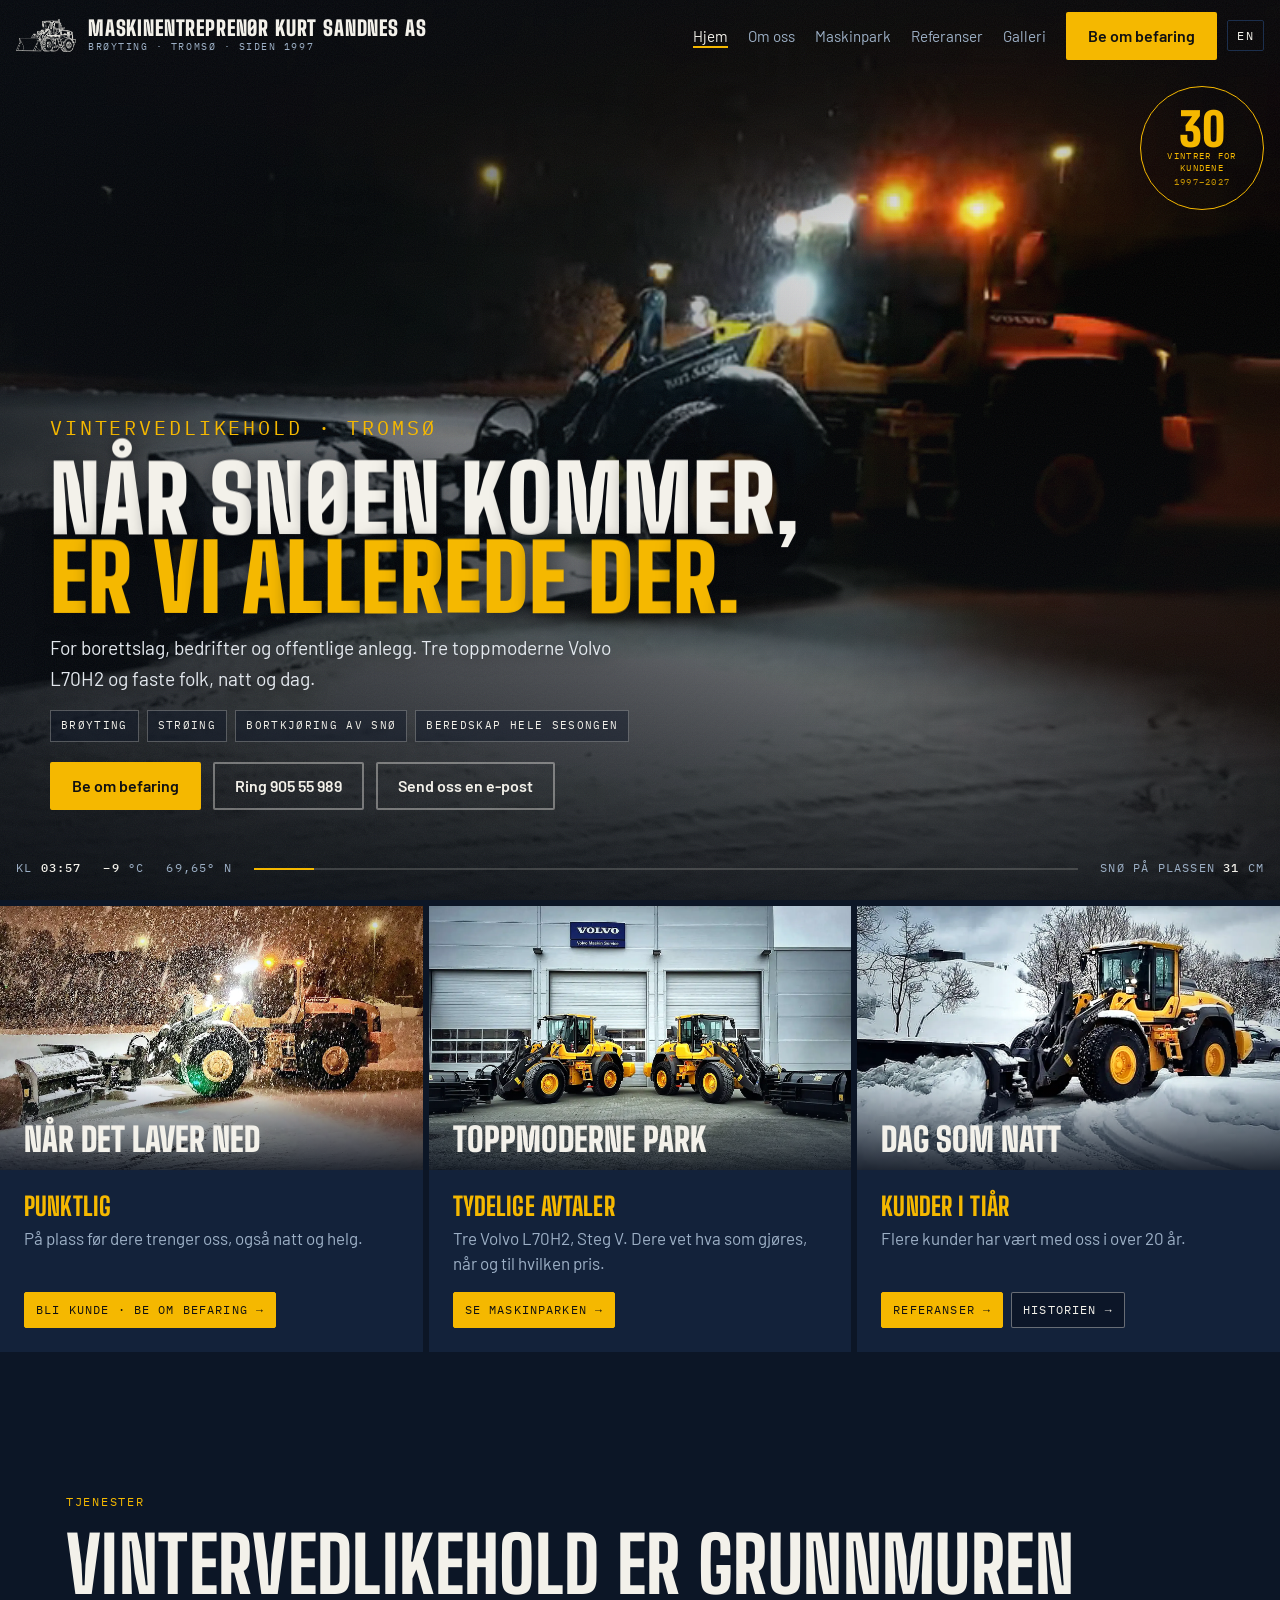
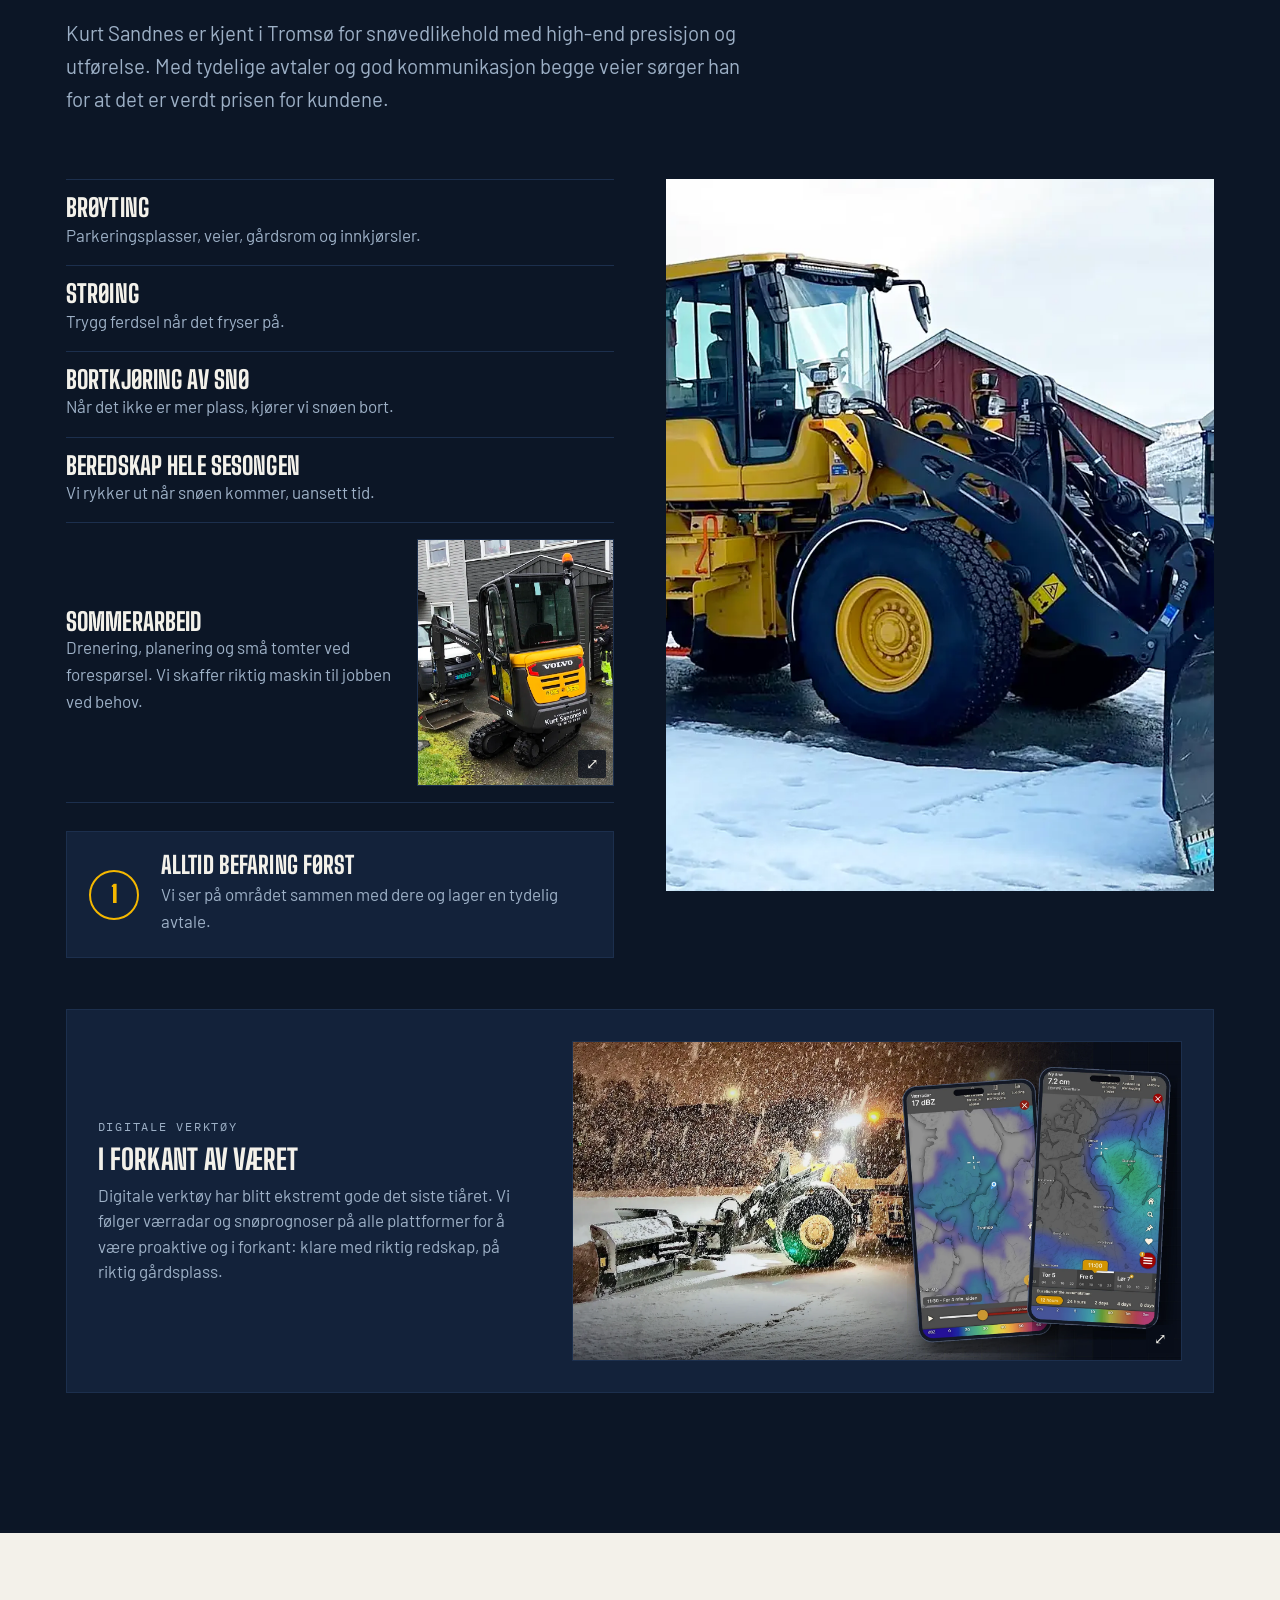
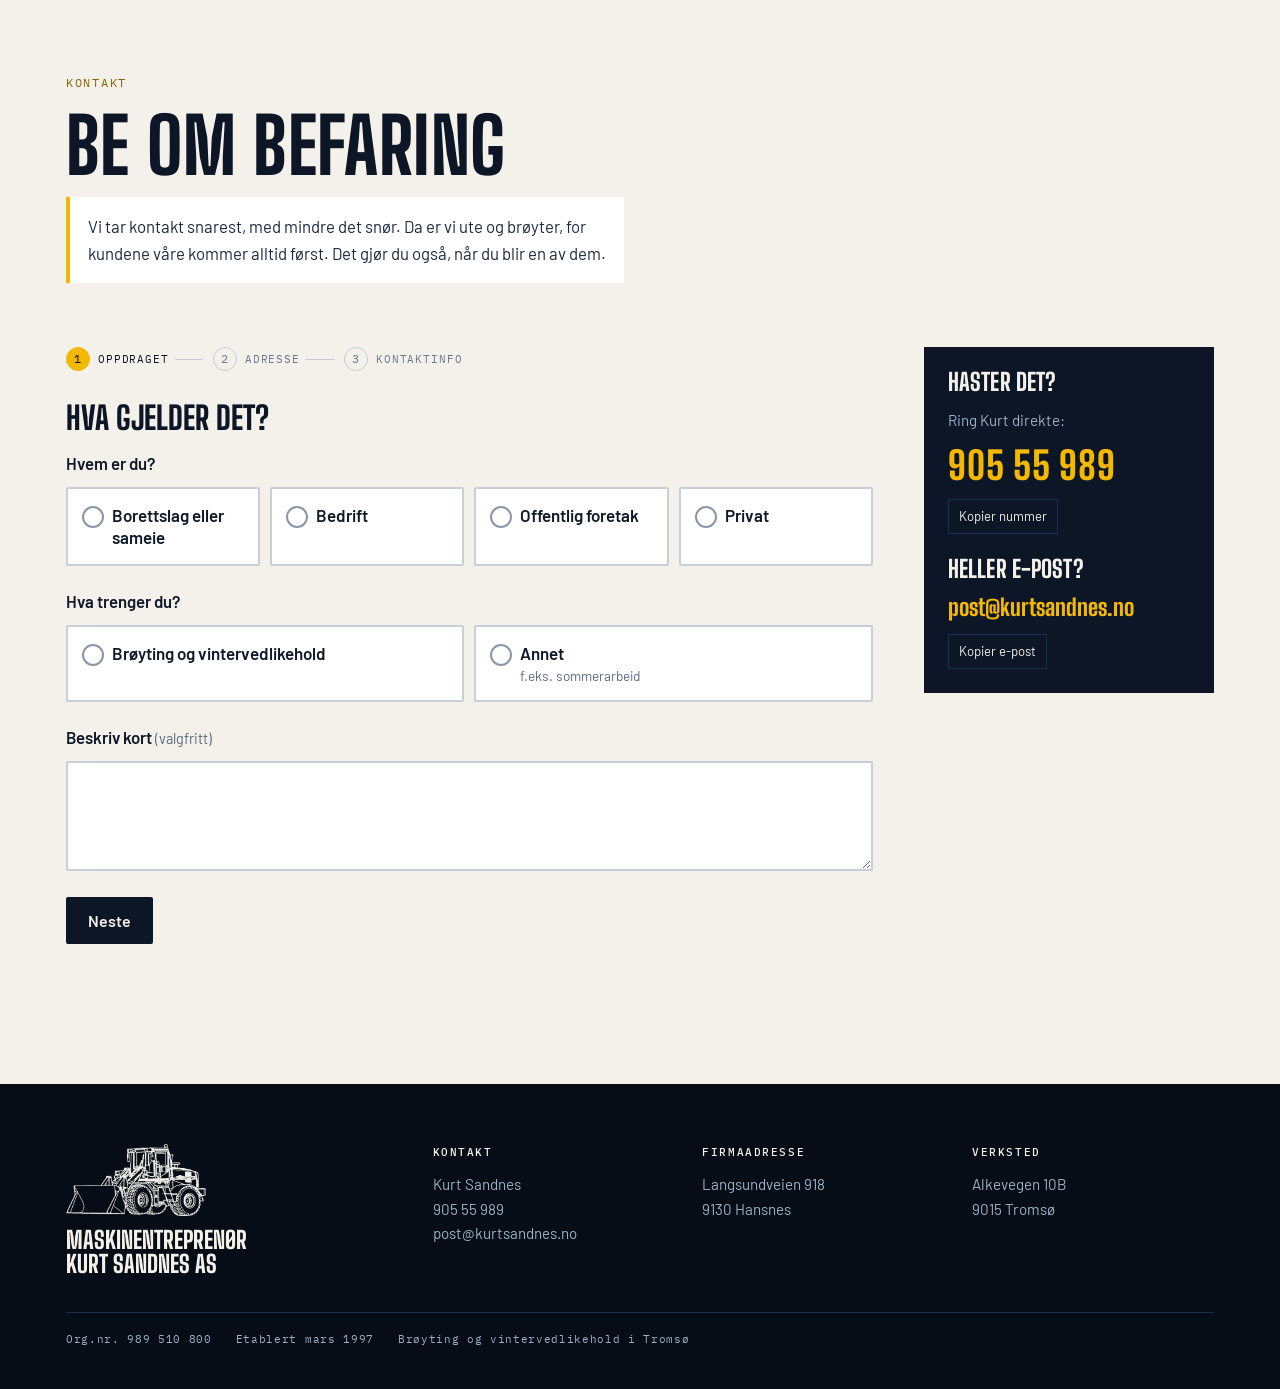
<file: public/index.html>
<!doctype html><html lang="no"><head><meta charset="utf-8"><meta name="viewport" content="width=device-width,initial-scale=1,viewport-fit=cover"><title>Brøyting i Tromsø · Maskinentreprenør Kurt Sandnes AS</title><meta name="description" content="Maskinentreprenør Kurt Sandnes AS. Brøyting og vintervedlikehold for borettslag, bedrifter og offentlige foretak i Tromsø siden 1997."><meta name="claude:viewport-fit-sides" content="cover"><meta name="theme-color" content="#0C1626"><meta property="og:title" content="Brøyting i Tromsø · Maskinentreprenør Kurt Sandnes AS"><meta property="og:description" content="Maskinentreprenør Kurt Sandnes AS. Brøyting og vintervedlikehold for borettslag, bedrifter og offentlige foretak i Tromsø siden 1997."><meta property="og:image" content="img/og.jpg"><meta property="og:type" content="website"><meta property="og:locale" content="nb_NO"><meta name="twitter:card" content="summary_large_image"><link rel="icon" href="img/favicon.png"><link rel="preload" href="fonts/big-shoulders-display-latin-900-normal.woff2" as="font" type="font/woff2" crossorigin><link rel="stylesheet" href="site.css"></head><body class="home"><a class="skip" href="#main"><span class="no">Hopp til innhold</span><span class="en">Skip to content</span></a><header class="top">
  <a class="brand" href="index.html" aria-label="Kurt Sandnes AS">
    <img src="img/logo-maskin.png" alt="" width="60" height="31">
    <span><b><i>Maskinentreprenør</i> Kurt Sandnes AS</b><small><span class="no">Brøyting · Tromsø · siden 1997</span><span class="en">Snow clearing · Tromsø · since 1997</span></small></span>
  </a>
  <div class="right">
    <nav class="nav" id="nav" aria-label="Meny"><a href="index.html" aria-current="page"><span class="no">Hjem</span><span class="en">Home</span></a><a href="om-oss.html"><span class="no">Om oss</span><span class="en">About</span></a><a href="maskinpark.html"><span class="no">Maskinpark</span><span class="en">Fleet</span></a><a href="referanser.html"><span class="no">Referanser</span><span class="en">References</span></a><a href="galleri.html"><span class="no">Galleri</span><span class="en">Gallery</span></a><a class="btn" href="#kontakt"><span class="no">Be om befaring</span><span class="en">Request a site visit</span></a></nav>
    <button class="lang" type="button">EN</button>
  </div>
</header>
<main id="main">
<script type="application/ld+json">{"@context":"https://schema.org","@type":"LocalBusiness","name":"Maskinentreprenør Kurt Sandnes AS","description":"Brøyting, strøing og bortkjøring av snø for borettslag, bedrifter og offentlige bygg i Tromsø siden 1997.","telephone":"+4790555989","email":"post@kurtsandnes.no","foundingDate":"1997-03","taxID":"989510800","address":{"@type":"PostalAddress","streetAddress":"Langsundveien 918","postalCode":"9130","addressLocality":"Hansnes","addressCountry":"NO"},"areaServed":{"@type":"City","name":"Tromsø"},"image":"img/hs-volvo_hjullastere.webp","logo":"img/logo-maskin.png"}</script>
<section class="film" id="film" aria-label="Forside">
  <img class="still" src="img/film-1.webp" alt="" aria-hidden="true" width="1600" height="1200" fetchpriority="high"><video id="reel" poster="img/film-1.webp" autoplay muted loop playsinline preload="auto" aria-hidden="true"><source src="img/reel.mp4" type="video/mp4"><source src="img/reel.webm" type="video/webm"></video>
  <div class="shade" aria-hidden="true"></div>
  <canvas id="snow" aria-hidden="true"></canvas>
  <div class="grain" aria-hidden="true"></div>
  <div class="badge30"><div><b>30</b><span class="no">vintrer for<br>kundene</span><span class="en">winters for<br>customers</span><small>1997–2027</small></div></div>

  <div class="cap c1">
    <p class="eyebrow"><span class="no">Vintervedlikehold · Tromsø</span><span class="en">Winter maintenance · Tromsø</span></p>
    <h1><span class="no"><span class="split">Når snøen kommer,</span><br><span class="split y">er vi allerede der.</span></span><span class="en"><span class="split">When the snow comes,</span><br><span class="split y">we are already there.</span></span></h1>
    <p class="lede"><span class="no">For borettslag, bedrifter og offentlige anlegg. Tre toppmoderne Volvo L70H2 og faste folk, natt og dag.</span><span class="en">For housing co-ops, businesses and public sites. Three state-of-the-art Volvo L70H2 and a steady crew, night and day.</span></p>
    <ul class="chips"><li><span class="no">Brøyting</span><span class="en">Snow clearing</span></li><li><span class="no">Strøing</span><span class="en">Gritting</span></li><li><span class="no">Bortkjøring av snø</span><span class="en">Snow removal</span></li><li><span class="no">Beredskap hele sesongen</span><span class="en">On call all season</span></li></ul>
    <div class="ctas"><a class="btn" href="#kontakt"><span class="no">Be om befaring</span><span class="en">Request a site visit</span></a><a class="btn ghost" href="tel:+4790555989"><span class="no">Ring 905 55 989</span><span class="en">Call 905 55 989</span></a><a class="btn ghost" href="mailto:post@kurtsandnes.no"><span class="no">Send oss en e-post</span><span class="en">Email us</span></a></div>
  </div>

  <div class="hud" aria-hidden="true">
    <span><span class="no">KL</span><span class="en">TIME</span> <b id="h-time">03:40</b></span>
    <span><b id="h-temp">−9</b> °C</span>
    <span class="lat">69,65° N</span>
    <span class="bar"><i id="h-bar"></i></span>
    <span><span class="no">Snø på plassen</span><span class="en">Snow on site</span> <b class="h-snow">34</b> cm</span>
  </div>
</section>

<section class="showcase" aria-label="Snarveier">
  <article class="sc"><div class="sc-img"><img src="img/hs-snobroyting_natt.webp" alt="Volvo hjullaster med U-plog brøyter i tett snøvær om natten" data-alt-en="Volvo wheel loader with U-plough clearing snow in heavy snowfall at night" width="2000" height="1125" loading="lazy"><b><span class="no">Når det laver ned</span><span class="en">When it pours down</span></b></div><div class="sc-body"><h3><span class="no">Punktlig</span><span class="en">On time</span></h3><p><span class="no">På plass før dere trenger oss, også natt og helg.</span><span class="en">In place before you need us, nights and weekends too.</span></p><span class="gos"><a class="go main" href="#kontakt"><span class="no">Bli kunde · Be om befaring</span><span class="en">Become a customer · Request a visit</span> <span aria-hidden="true">→</span></a></span></div></article>
  <article class="sc"><div class="sc-img"><img src="img/hs-volvo_hjullastere.webp" alt="To Volvo L70H2 hjullastere med plog foran Volvo Maskin Service" data-alt-en="Two Volvo L70H2 wheel loaders with ploughs outside Volvo Maskin Service" width="2000" height="1125" loading="lazy"><b><span class="no">Toppmoderne park</span><span class="en">A modern fleet</span></b></div><div class="sc-body"><h3><span class="no">Tydelige avtaler</span><span class="en">Clear agreements</span></h3><p><span class="no">Tre Volvo L70H2, Steg V. Dere vet hva som gjøres, når og til hvilken pris.</span><span class="en">Three Volvo L70H2, Stage V. You know what we do, when, and at what price.</span></p><span class="gos"><a class="go main" href="maskinpark.html"><span class="no">Se maskinparken</span><span class="en">See the fleet</span> <span aria-hidden="true">→</span></a></span></div></article>
  <article class="sc"><div class="sc-img"><img src="img/hs-snobroyting_dag.webp" alt="Hjullaster med plog rydder snø på en parkeringsplass på dagtid" data-alt-en="Wheel loader with plough clearing a car park in daylight" width="2000" height="1125" loading="lazy"><b><span class="no">Dag som natt</span><span class="en">Day and night</span></b></div><div class="sc-body"><h3><span class="no">Kunder i tiår</span><span class="en">Customers for decades</span></h3><p><span class="no">Flere kunder har vært med oss i over 20 år.</span><span class="en">Several customers have stayed with us for over 20 years.</span></p><span class="gos"><a class="go main" href="referanser.html"><span class="no">Referanser</span><span class="en">References</span> <span aria-hidden="true">→</span></a><a class="go" href="om-oss.html"><span class="no">Historien</span><span class="en">Our story</span> <span aria-hidden="true">→</span></a></span></div></article>
</section>

<section class="band" id="tjenester">
  <div class="wrap">
    <div class="sec-head">
      <p class="eyebrow"><span class="no">Tjenester</span><span class="en">Services</span></p>
      <h2><span class="no">Vintervedlikehold er grunnmuren</span><span class="en">Winter maintenance is our foundation</span></h2>
      <p class="lede"><span class="no">Kurt Sandnes er kjent i Tromsø for snøvedlikehold med high-end presisjon og utførelse. Med tydelige avtaler og god kommunikasjon begge veier sørger han for at det er verdt prisen for kundene.</span><span class="en">Kurt Sandnes is known in Tromsø for snow maintenance carried out with high-end precision and craftsmanship. With clear agreements and good communication both ways, he makes sure it is worth the price for his customers.</span></p>
    </div>
    <div class="svc-grid">
      <div>
        <ul class="svc-list">
          <li><h3><span class="no">Brøyting</span><span class="en">Snow clearing</span></h3><p><span class="no">Parkeringsplasser, veier, gårdsrom og innkjørsler.</span><span class="en">Car parks, roads, courtyards and driveways.</span></p></li>
          <li><h3><span class="no">Strøing</span><span class="en">Gritting</span></h3><p><span class="no">Trygg ferdsel når det fryser på.</span><span class="en">Safe footing when it freezes.</span></p></li>
          <li><h3><span class="no">Bortkjøring av snø</span><span class="en">Snow removal</span></h3><p><span class="no">Når det ikke er mer plass, kjører vi snøen bort.</span><span class="en">When there is no more room, we haul the snow away.</span></p></li>
          <li><h3><span class="no">Beredskap hele sesongen</span><span class="en">On call all season</span></h3><p><span class="no">Vi rykker ut når snøen kommer, uansett tid.</span><span class="en">We turn out when the snow comes, at any hour.</span></p></li>
          <li class="summer-li"><div><h3><span class="no">Sommerarbeid</span><span class="en">Summer work</span></h3><p><span class="no">Drenering, planering og små tomter ved forespørsel. Vi skaffer riktig maskin til jobben ved behov.</span><span class="en">Drainage, levelling and small plots on request. We bring in the right machine for the job when needed.</span></p></div><button type="button" class="zoom" data-full="img/ec18d-stor.webp" aria-label="Vis større bilde"><img src="img/ec18d-sommer.webp" alt="Minigraver med Kurt Sandnes-logo på et boligtun" data-alt-en="Mini excavator with the Kurt Sandnes logo in a residential yard" width="680" height="850" loading="lazy"><span class="zi" aria-hidden="true">⤢</span></button></li>
        </ul>
        <div class="befaring">
          <div class="ico" aria-hidden="true">1</div>
          <div><h3><span class="no">Alltid befaring først</span><span class="en">Always a site visit first</span></h3><p><span class="no">Vi ser på området sammen med dere og lager en tydelig avtale.</span><span class="en">We walk the site with you and make a clear agreement.</span></p></div>
        </div>
      </div>
      <figure class="svc-photo"><img src="img/m-l70h-plog.webp" alt="Volvo L70H2 med plog på en snødekt plass" data-alt-en="Volvo L70H2 with plough on a snowy yard" loading="lazy"><figcaption>Volvo L70H2 · Tromsø</figcaption></figure>
    </div>
    <div class="digital"><div class="dig-text">
        <p class="eyebrow"><span class="no">Digitale verktøy</span><span class="en">Digital tools</span></p>
        <h3><span class="no">I forkant av været</span><span class="en">Ahead of the weather</span></h3>
        <p><span class="no">Digitale verktøy har blitt ekstremt gode det siste tiåret. Vi følger værradar og snøprognoser på alle plattformer for å være proaktive og i forkant: klare med riktig redskap, på riktig gårdsplass.</span><span class="en">Digital tools have become extremely good over the last decade. We follow weather radar and snow forecasts on every platform so we can stay proactive and ahead: ready with the right equipment, at the right yard.</span></p>
        </div><button type="button" class="zoom dig-img" data-full="img/digital-oppsett.webp" aria-label="Vis større bilde"><img src="img/digital-oppsett.webp" alt="Hjullaster brøyter i snøvær om natten, med værradar og snøprognose for Tromsø på mobilen" data-alt-en="Wheel loader clearing snow at night, with weather radar and snow forecast for Tromsø on a phone" width="2100" height="1100" loading="lazy"><span class="zi" aria-hidden="true">⤢</span></button>
      </div>  </div>
</section>

<section class="band contact" id="kontakt">
  <div class="wrap">
    <div class="sec-head">
      <p class="eyebrow"><span class="no">Kontakt</span><span class="en">Contact</span></p>
      <h2><span class="no">Be om befaring</span><span class="en">Request a site visit</span></h2>
      <p class="promise-box"><span class="no">Vi tar kontakt snarest, med mindre det snør. Da er vi ute og brøyter, for kundene våre kommer alltid først. Det gjør du også, når du blir en av dem.</span><span class="en">We will get back to you as soon as we can, unless it is snowing. Then we are out clearing, because our customers always come first. So will you, once you are one of them.</span></p>
    </div>
    <div class="form-wrap">
      <div>
        <ol class="steps" id="steps"><li class="on"><em>1</em><span class="no">Oppdraget</span><span class="en">The job</span></li><li><em>2</em><span class="no">Adresse</span><span class="en">Address</span></li><li><em>3</em><span class="no">Kontaktinfo</span><span class="en">Your details</span></li></ol>
        <form id="f" novalidate>
          <fieldset data-step="1">
            <legend><span class="no">Hva gjelder det?</span><span class="en">What do you need?</span></legend>
            <div class="q"><span class="lab" id="l-who"><span class="no">Hvem er du?</span><span class="en">Who are you?</span></span>
              <div class="choices" role="radiogroup" aria-labelledby="l-who">
                <label class="choice"><input type="radio" name="kunde" id="k1" value="Borettslag eller sameie"><span><span class="no">Borettslag eller sameie</span><span class="en">Housing co-op</span></span></label>
                <label class="choice"><input type="radio" name="kunde" id="k2" value="Bedrift"><span><span class="no">Bedrift</span><span class="en">Business</span></span></label>
                <label class="choice"><input type="radio" name="kunde" id="k3" value="Offentlig foretak"><span><span class="no">Offentlig foretak</span><span class="en">Public body</span></span></label>
                <label class="choice"><input type="radio" name="kunde" id="k4" value="Privat"><span><span class="no">Privat</span><span class="en">Private</span></span></label>
              </div>
            </div>
            <div class="q"><span class="lab" id="l-what"><span class="no">Hva trenger du?</span><span class="en">What do you need?</span></span>
              <div class="choices" role="radiogroup" aria-labelledby="l-what">
                <label class="choice"><input type="radio" name="tjeneste" id="t1" value="Brøyting og vintervedlikehold"><span><span class="no">Brøyting og vintervedlikehold</span><span class="en">Snow clearing and winter maintenance</span></span></label>
                <label class="choice"><input type="radio" name="tjeneste" id="t2" value="Annet"><span><span class="no">Annet</span><span class="en">Other</span><small><span class="no">f.eks. sommerarbeid</span><span class="en">e.g. summer work</span></small></span></label>
              </div>
            </div>
            <div class="q"><label for="beskrivelse"><span class="no">Beskriv kort</span><span class="en">Short description</span> <span class="hint"><span class="no">(valgfritt)</span><span class="en">(optional)</span></span></label>
              <textarea id="beskrivelse" name="beskrivelse"></textarea></div>
          </fieldset>
          <fieldset data-step="2" hidden>
            <legend><span class="no">Hvor er det?</span><span class="en">Where is it?</span></legend>
            <div class="q"><label for="adresse"><span class="no">Adresse for oppdraget</span><span class="en">Address of the job</span></label>
              <input type="text" id="adresse" name="adresse" autocomplete="street-address"></div>
            <div class="q"><span class="lab" id="l-size"><span class="no">Omtrentlig størrelse</span><span class="en">Approximate size</span> <span class="hint"><span class="no">(valgfritt)</span><span class="en">(optional)</span></span></span>
              <div class="choices" role="radiogroup" aria-labelledby="l-size">
                <label class="choice"><input type="radio" name="storrelse" id="s1" value="Liten"><span><span class="no">Liten</span><span class="en">Small</span><small><span class="no">én innkjørsel</span><span class="en">one driveway</span></small></span></label>
                <label class="choice"><input type="radio" name="storrelse" id="s2" value="Middels"><span><span class="no">Middels</span><span class="en">Medium</span><small><span class="no">parkeringsplass</span><span class="en">car park</span></small></span></label>
                <label class="choice"><input type="radio" name="storrelse" id="s3" value="Stor"><span><span class="no">Stor</span><span class="en">Large</span><small><span class="no">borettslag, næringsområde</span><span class="en">co-op, commercial area</span></small></span></label>
              </div>
            </div>
          </fieldset>
          <fieldset data-step="3" hidden>
            <legend><span class="no">Hvordan når vi deg?</span><span class="en">How do we reach you?</span></legend>
            <div class="row2">
              <div class="q"><label for="navn"><span class="no">Navn</span><span class="en">Name</span></label><input type="text" id="navn" name="navn" autocomplete="name"></div>
              <div class="q"><label for="firma"><span class="no">Firma eller borettslag</span><span class="en">Company or co-op</span> <span class="hint"><span class="no">(valgfritt)</span><span class="en">(optional)</span></span></label><input type="text" id="firma" name="firma" autocomplete="organization"></div>
            </div>
            <div class="row2">
              <div class="q"><label for="tlf"><span class="no">Telefon</span><span class="en">Phone</span></label><input type="tel" id="tlf" name="telefon" autocomplete="tel" inputmode="tel"></div>
              <div class="q"><label for="epost"><span class="no">E-post</span><span class="en">Email</span> <span class="hint"><span class="no">(du får kopi)</span><span class="en">(you get a copy)</span></span></label><input type="email" id="epost" name="epost" autocomplete="email"></div>
            </div>
            <div class="q"><span class="lab" id="l-when"><span class="no">Når passer befaring?</span><span class="en">When suits a site visit?</span></span>
              <div class="choices" role="radiogroup" aria-labelledby="l-when">
                <label class="choice"><input type="radio" name="befaring" id="b1" value="Hverdag formiddag"><span><span class="no">Hverdag formiddag</span><span class="en">Weekday morning</span></span></label>
                <label class="choice"><input type="radio" name="befaring" id="b2" value="Hverdag ettermiddag"><span><span class="no">Hverdag ettermiddag</span><span class="en">Weekday afternoon</span></span></label>
                <label class="choice"><input type="radio" name="befaring" id="b3" value="Ring meg for å avtale" checked><span><span class="no">Ring meg for å avtale</span><span class="en">Call me to arrange</span></span></label>
              </div>
            </div>
          </fieldset>
          <p class="err" id="err" role="alert" hidden></p>
          <div class="nav-btns">
            <button type="button" class="btn back" id="prev" hidden><span class="no">Tilbake</span><span class="en">Back</span></button>
            <button type="button" class="btn dark" id="next"><span class="no">Neste</span><span class="en">Next</span></button>
            <button type="submit" class="btn" id="send" hidden><span class="no">Send forespørsel</span><span class="en">Send request</span></button>
          </div>
        </form>
        <div class="done-box" id="done" hidden>
          <h3 id="done-h"></h3>
          <p id="done-p"></p>
          <p class="demo" id="demo" hidden><span class="no">Forhåndsvisning: skjemaet sender ikke e-post ennå. Det kobles til post@kurtsandnes.no når siden publiseres.</span><span class="en">Preview: the form does not send email yet.</span></p>
        </div>
      </div>
      <aside class="aside">
        <h3><span class="no">Haster det?</span><span class="en">In a hurry?</span></h3>
        <p><span class="no">Ring Kurt direkte:</span><span class="en">Call Kurt directly:</span></p>
        <div class="phone">905 55 989</div>
        <button type="button" class="copy"><span class="no">Kopier nummer</span><span class="en">Copy number</span></button>
        <h3 style="margin-top:10px"><span class="no">Heller e-post?</span><span class="en">Prefer email?</span></h3>
        <a class="mail" href="mailto:post@kurtsandnes.no">post@kurtsandnes.no</a>
        <button type="button" class="copy" data-copy="post@kurtsandnes.no"><span class="no">Kopier e-post</span><span class="en">Copy email</span></button>
      </aside>
    </div>
  </div>
</section>
<dialog class="lb" id="lb"><button class="x" type="button"><span class="no">Lukk</span><span class="en">Close</span></button><img alt=""></dialog>

</main>
<footer>
  <div class="wrap">
    <div class="foot">
      <div class="lockup"><img src="img/logo-maskin.png" alt="" width="140" height="72"><b>Maskinentreprenør<br>Kurt Sandnes AS</b></div>
      <div><h4><span class="no">Kontakt</span><span class="en">Contact</span></h4><p>Kurt Sandnes<br><a href="tel:+4790555989">905 55 989</a><br><a href="mailto:post@kurtsandnes.no">post@kurtsandnes.no</a></p></div>
      <div><h4><span class="no">Firmaadresse</span><span class="en">Company address</span></h4><p>Langsundveien 918<br>9130 Hansnes</p></div>
      <div><h4><span class="no">Verksted</span><span class="en">Workshop</span></h4><p>Alkevegen 10B<br>9015 Tromsø</p></div>
    </div>
    <div class="legal"><span>Org.nr. 989 510 800</span><span><span class="no">Etablert mars 1997</span><span class="en">Established March 1997</span></span><span><span class="no">Brøyting og vintervedlikehold i Tromsø</span><span class="en">Snow clearing and winter maintenance in Tromsø</span></span></div>
  </div>
</footer>
<div class="mcta"><a class="btn" href="#kontakt"><span class="no">Be om befaring</span><span class="en">Site visit</span></a><a class="btn ghost" href="tel:+4790555989"><span class="no">Ring Kurt</span><span class="en">Call Kurt</span></a></div><script src="js/gsap.min.js"></script><script src="js/ScrollTrigger.min.js"></script><script src="js/lenis.min.js"></script><script src="site.js"></script><script src="film.js"></script></body></html>
</file>
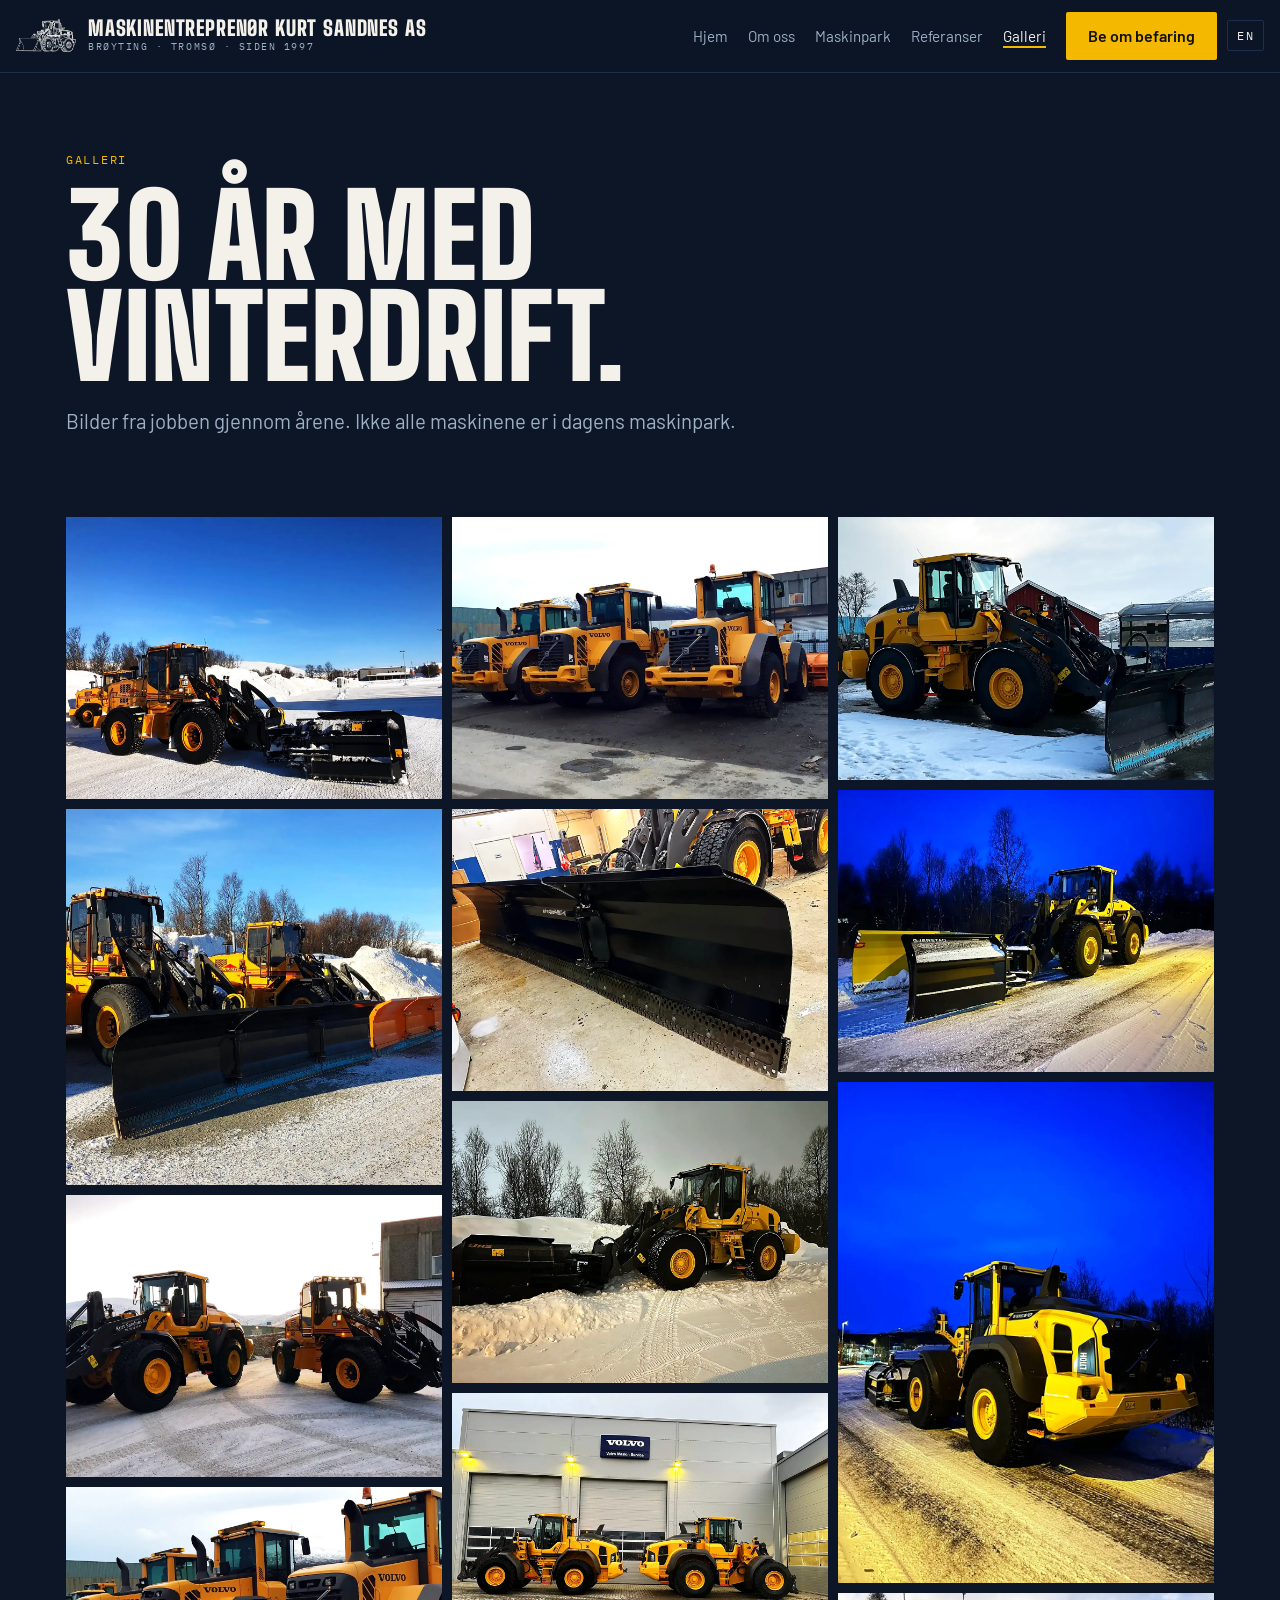
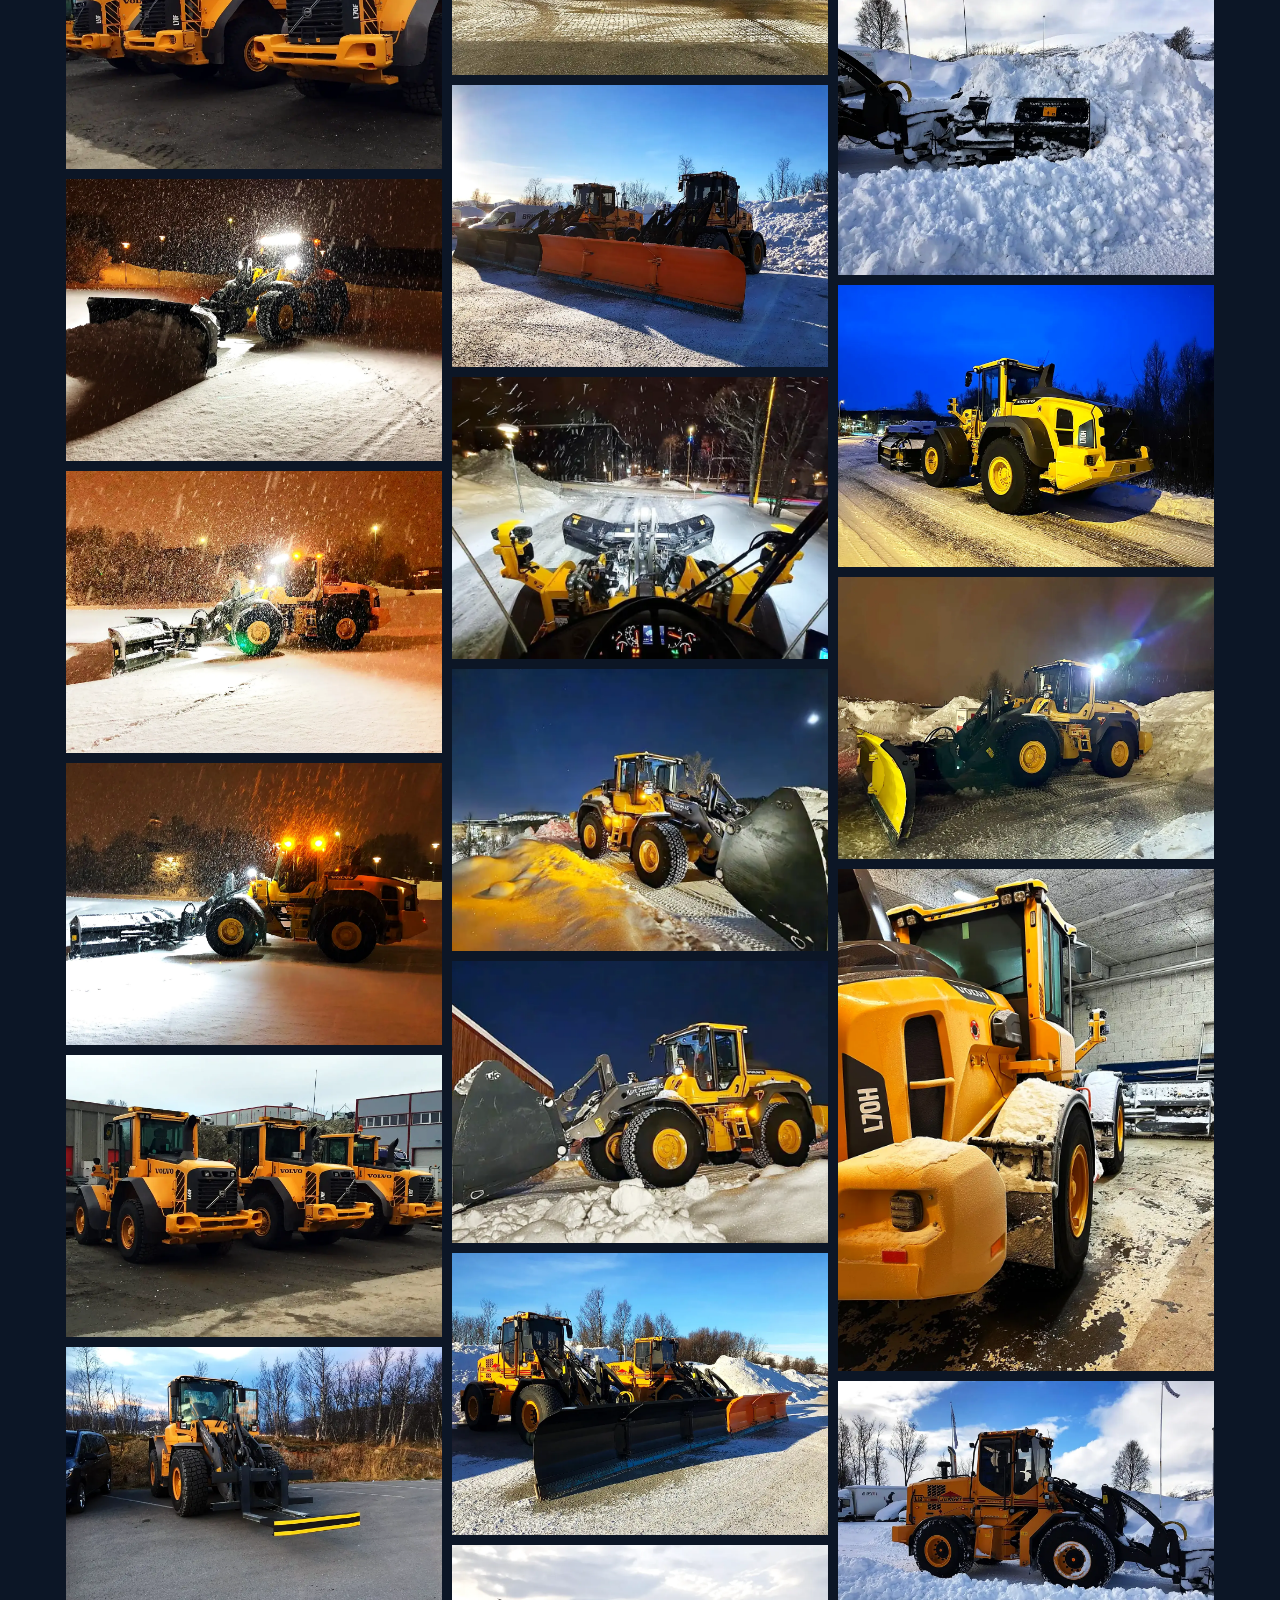
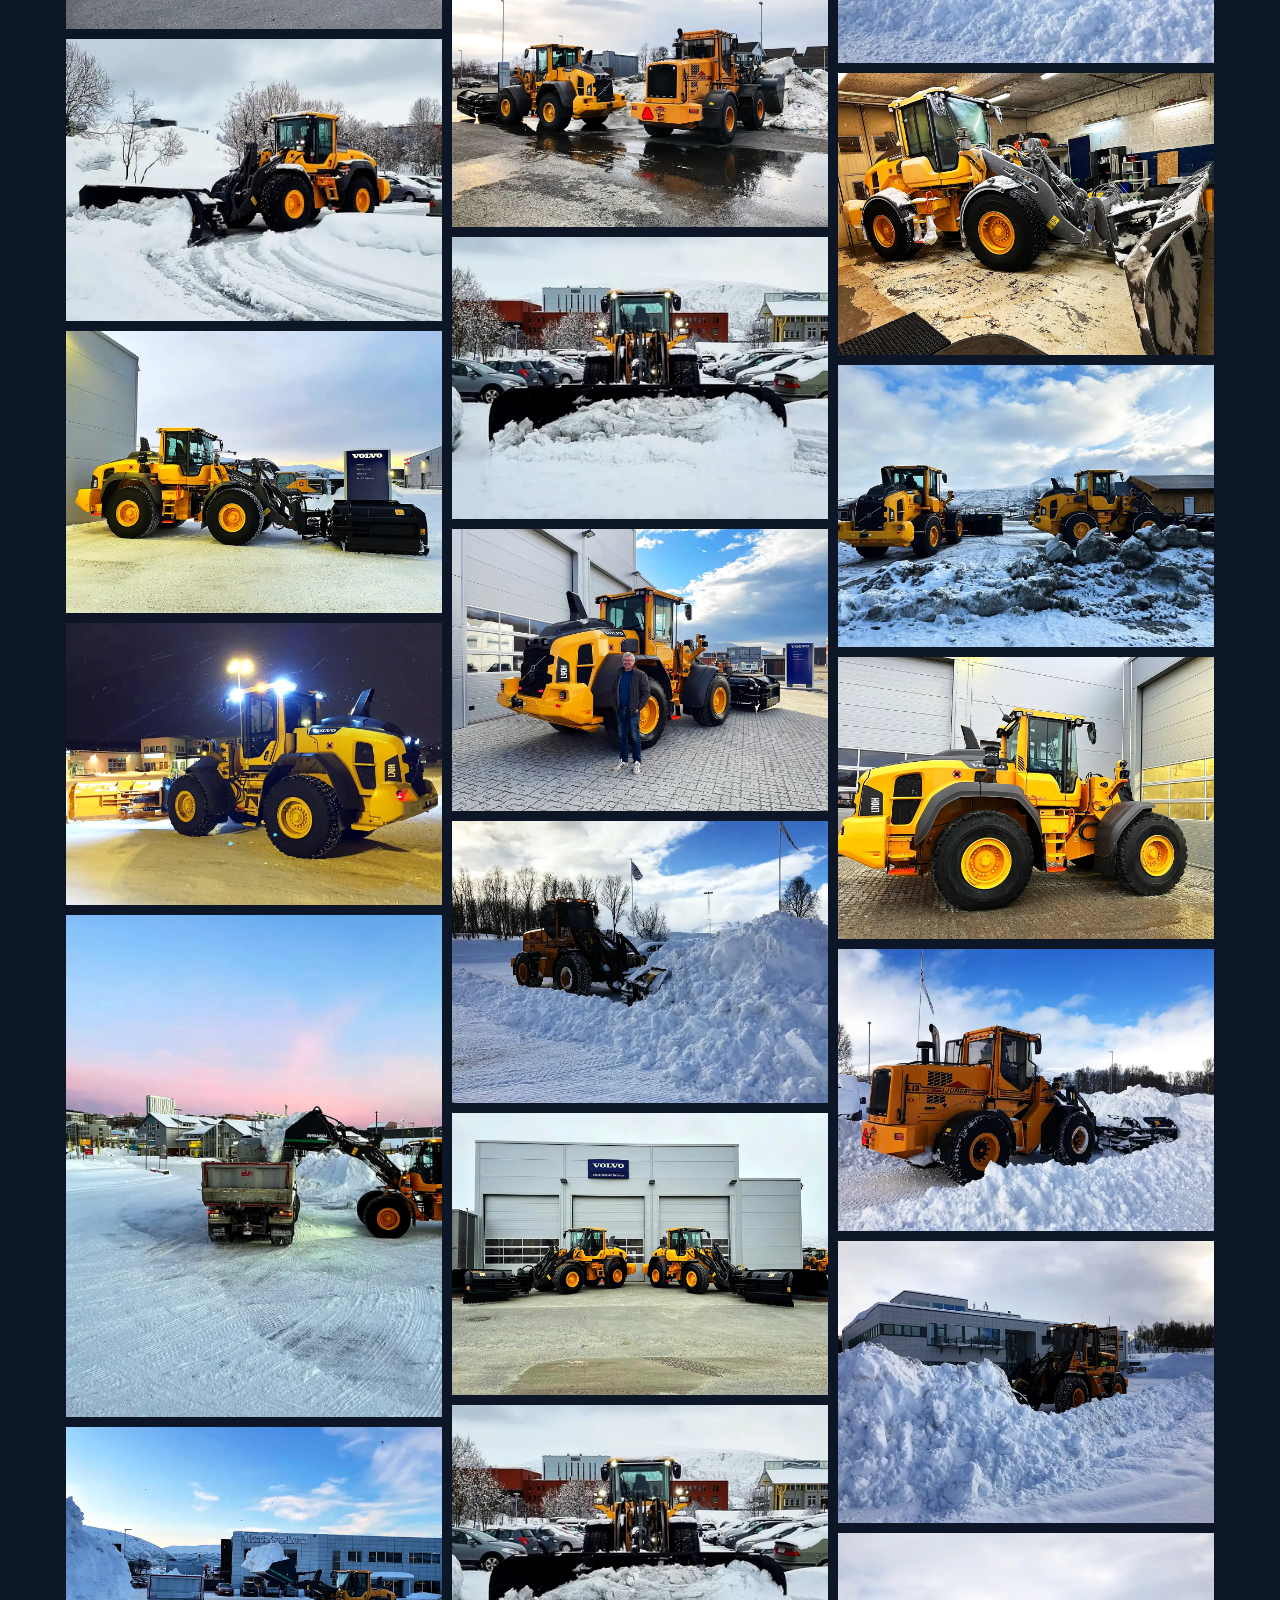
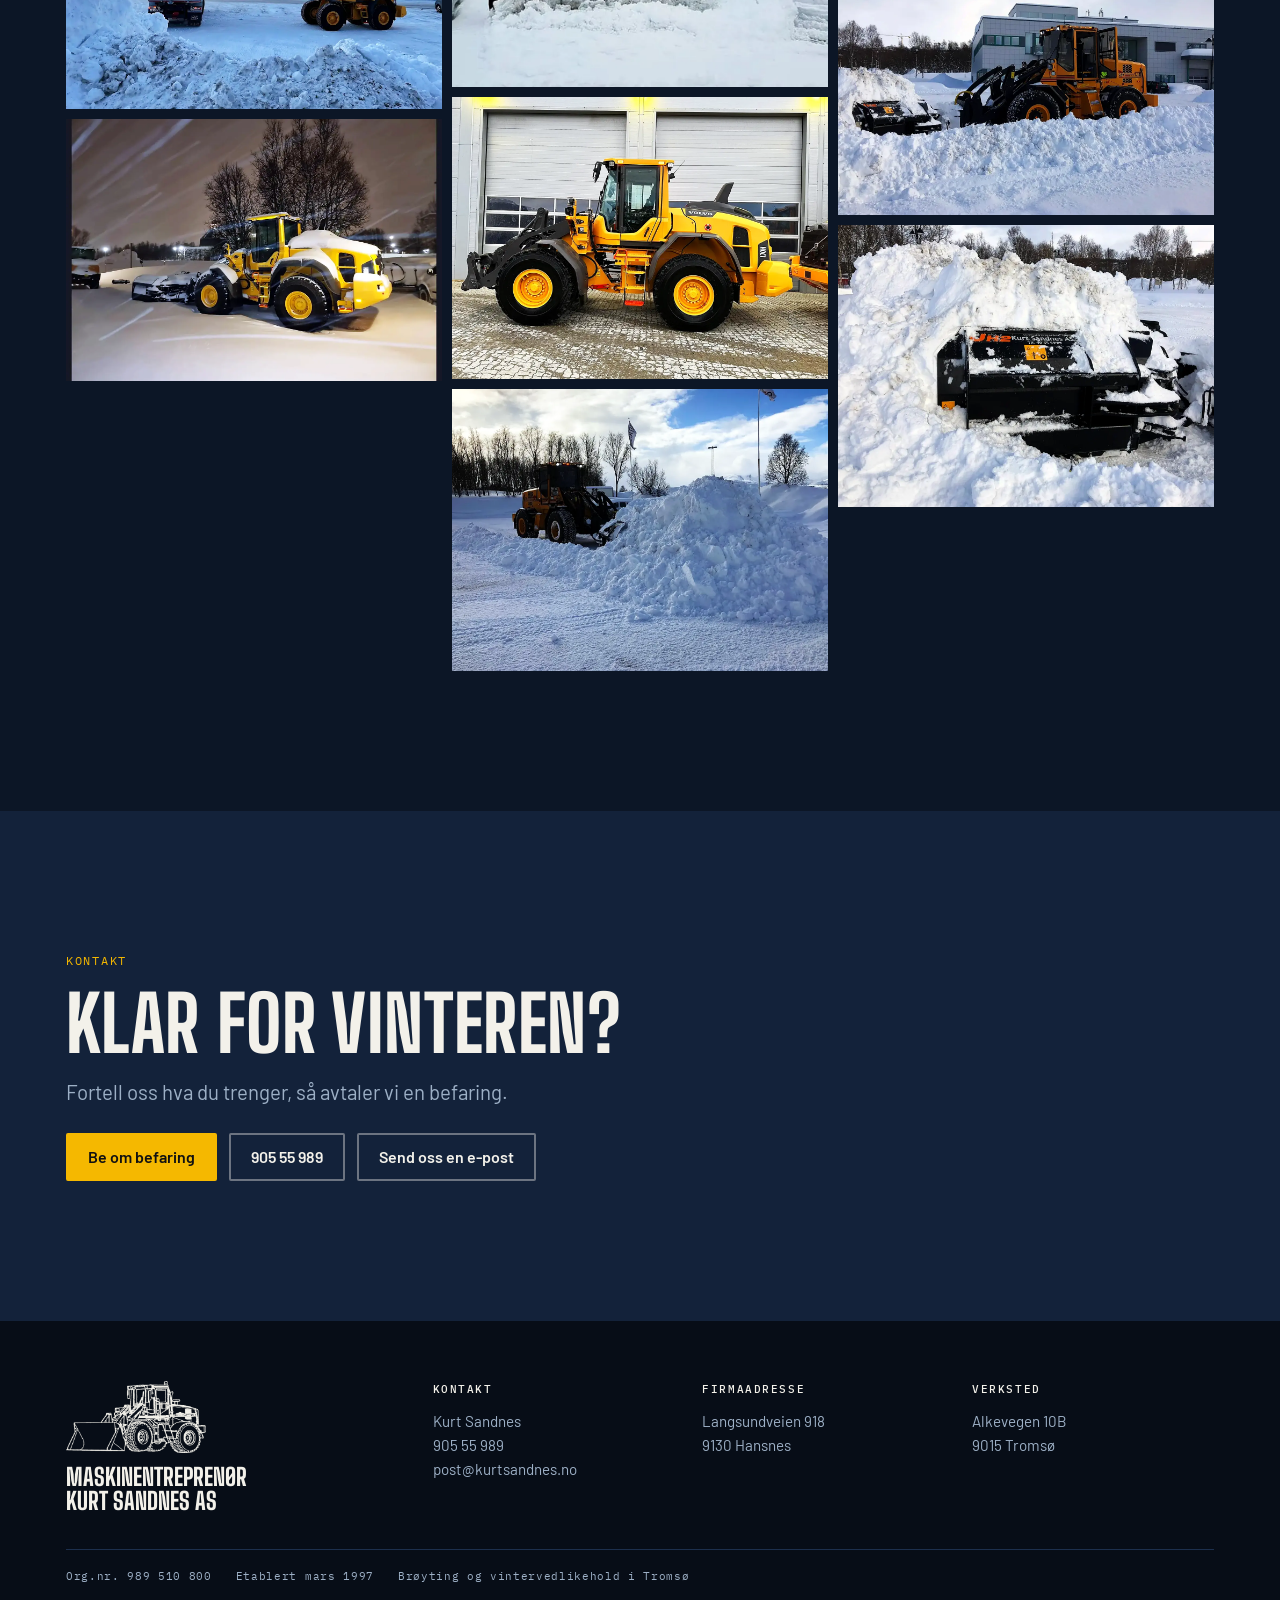
<file: public/galleri.html>
<!doctype html><html lang="no"><head><meta charset="utf-8"><meta name="viewport" content="width=device-width,initial-scale=1,viewport-fit=cover"><title>Galleri · Kurt Sandnes AS</title><meta name="description" content="Bilder fra 30 år med brøyting og vintervedlikehold i Tromsø."><meta name="claude:viewport-fit-sides" content="cover"><meta name="theme-color" content="#0C1626"><meta property="og:title" content="Galleri · Kurt Sandnes AS"><meta property="og:description" content="Bilder fra 30 år med brøyting og vintervedlikehold i Tromsø."><meta property="og:image" content="img/og.jpg"><meta property="og:type" content="website"><meta property="og:locale" content="nb_NO"><meta name="twitter:card" content="summary_large_image"><link rel="icon" href="img/favicon.png"><link rel="preload" href="fonts/big-shoulders-display-latin-900-normal.woff2" as="font" type="font/woff2" crossorigin><link rel="stylesheet" href="site.css"></head><body class="sub"><a class="skip" href="#main"><span class="no">Hopp til innhold</span><span class="en">Skip to content</span></a><header class="top">
  <a class="brand" href="index.html" aria-label="Kurt Sandnes AS">
    <img src="img/logo-maskin.png" alt="" width="60" height="31">
    <span><b><i>Maskinentreprenør</i> Kurt Sandnes AS</b><small><span class="no">Brøyting · Tromsø · siden 1997</span><span class="en">Snow clearing · Tromsø · since 1997</span></small></span>
  </a>
  <div class="right">
    <nav class="nav" id="nav" aria-label="Meny"><a href="index.html"><span class="no">Hjem</span><span class="en">Home</span></a><a href="om-oss.html"><span class="no">Om oss</span><span class="en">About</span></a><a href="maskinpark.html"><span class="no">Maskinpark</span><span class="en">Fleet</span></a><a href="referanser.html"><span class="no">Referanser</span><span class="en">References</span></a><a href="galleri.html" aria-current="page"><span class="no">Galleri</span><span class="en">Gallery</span></a><a class="btn" href="index.html#kontakt"><span class="no">Be om befaring</span><span class="en">Request a site visit</span></a></nav>
    <button class="lang" type="button">EN</button>
  </div>
</header>
<main id="main">
<section class="page-hero">
  <div class="wrap">
    <p class="eyebrow"><span class="no">Galleri</span><span class="en">Gallery</span></p>
    <h1><span class="no">30 år med vinterdrift.</span><span class="en">30 years of winter work.</span></h1>
    <p class="lede"><span class="no">Bilder fra jobben gjennom årene. Ikke alle maskinene er i dagens maskinpark.</span><span class="en">Photos from the job over the years. Not all machines are in today’s fleet.</span></p>
  </div>
</section>
<section class="band" style="padding-top:0">
  <div class="wrap"><div class="collage"><button type="button" aria-label="Vis større"><img src="img/g/f01.webp" alt="Fra vinterdriften" data-alt-en="From the winter work" width="1400" height="1050" loading="lazy"></button><button type="button" aria-label="Vis større"><img src="img/g/f02.webp" alt="Fra vinterdriften" data-alt-en="From the winter work" width="1400" height="1400" loading="lazy"></button><button type="button" aria-label="Vis større"><img src="img/g/f04.webp" alt="Fra vinterdriften" data-alt-en="From the winter work" width="1400" height="1050" loading="lazy"></button><button type="button" aria-label="Vis større"><img src="img/g/c01.webp" alt="Fra vinterdriften" data-alt-en="From the winter work" width="1400" height="1050" loading="lazy"></button><button type="button" aria-label="Vis større"><img src="img/g/f05.webp" alt="Fra vinterdriften" data-alt-en="From the winter work" width="1400" height="1050" loading="lazy"></button><button type="button" aria-label="Vis større"><img src="img/g/f06.webp" alt="Fra vinterdriften" data-alt-en="From the winter work" width="1400" height="1050" loading="lazy"></button><button type="button" aria-label="Vis større"><img src="img/g/f07.webp" alt="Fra vinterdriften" data-alt-en="From the winter work" width="1400" height="1050" loading="lazy"></button><button type="button" aria-label="Vis større"><img src="img/g/c02.webp" alt="Fra vinterdriften" data-alt-en="From the winter work" width="1400" height="1050" loading="lazy"></button><button type="button" aria-label="Vis større"><img src="img/g/f08.webp" alt="Fra vinterdriften" data-alt-en="From the winter work" width="1400" height="1050" loading="lazy"></button><button type="button" aria-label="Vis større"><img src="img/g/f09.webp" alt="Fra vinterdriften" data-alt-en="From the winter work" width="960" height="720" loading="lazy"></button><button type="button" aria-label="Vis større"><img src="img/g/f10.webp" alt="Fra vinterdriften" data-alt-en="From the winter work" width="1400" height="1050" loading="lazy"></button><button type="button" aria-label="Vis større"><img src="img/g/c03.webp" alt="Fra vinterdriften" data-alt-en="From the winter work" width="1400" height="1050" loading="lazy"></button><button type="button" aria-label="Vis større"><img src="img/g/f11.webp" alt="Fra vinterdriften" data-alt-en="From the winter work" width="1050" height="1400" loading="lazy"></button><button type="button" aria-label="Vis større"><img src="img/g/f13.webp" alt="Fra vinterdriften" data-alt-en="From the winter work" width="1400" height="1050" loading="lazy"></button><button type="button" aria-label="Vis større"><img src="img/g/f14.webp" alt="Fra vinterdriften" data-alt-en="From the winter work" width="1400" height="977" loading="lazy"></button><button type="button" aria-label="Vis større"><img src="img/g/c04.webp" alt="Fra vinterdriften" data-alt-en="From the winter work" width="1400" height="1050" loading="lazy"></button><button type="button" aria-label="Vis større"><img src="img/g/f15.webp" alt="Fra vinterdriften" data-alt-en="From the winter work" width="1400" height="1050" loading="lazy"></button><button type="button" aria-label="Vis større"><img src="img/g/f16.webp" alt="Fra vinterdriften" data-alt-en="From the winter work" width="1400" height="1050" loading="lazy"></button><button type="button" aria-label="Vis større"><img src="img/g/f17.webp" alt="Fra vinterdriften" data-alt-en="From the winter work" width="1400" height="1050" loading="lazy"></button><button type="button" aria-label="Vis større"><img src="img/g/c05.webp" alt="Fra vinterdriften" data-alt-en="From the winter work" width="1400" height="1050" loading="lazy"></button><button type="button" aria-label="Vis større"><img src="img/g/f18.webp" alt="Fra vinterdriften" data-alt-en="From the winter work" width="960" height="720" loading="lazy"></button><button type="button" aria-label="Vis større"><img src="img/g/f19.webp" alt="Fra vinterdriften" data-alt-en="From the winter work" width="960" height="720" loading="lazy"></button><button type="button" aria-label="Vis større"><img src="img/g/f20.webp" alt="Fra vinterdriften" data-alt-en="From the winter work" width="960" height="720" loading="lazy"></button><button type="button" aria-label="Vis større"><img src="img/g/c06.webp" alt="Fra vinterdriften" data-alt-en="From the winter work" width="1400" height="1050" loading="lazy"></button><button type="button" aria-label="Vis større"><img src="img/g/f21.webp" alt="Fra vinterdriften" data-alt-en="From the winter work" width="1400" height="1050" loading="lazy"></button><button type="button" aria-label="Vis større"><img src="img/g/f22.webp" alt="Fra vinterdriften" data-alt-en="From the winter work" width="960" height="720" loading="lazy"></button><button type="button" aria-label="Vis større"><img src="img/g/f24.webp" alt="Fra vinterdriften" data-alt-en="From the winter work" width="1400" height="1050" loading="lazy"></button><button type="button" aria-label="Vis større"><img src="img/g/c07.webp" alt="Fra vinterdriften" data-alt-en="From the winter work" width="1400" height="1050" loading="lazy"></button><button type="button" aria-label="Vis større"><img src="img/g/f25.webp" alt="Fra vinterdriften" data-alt-en="From the winter work" width="1400" height="1050" loading="lazy"></button><button type="button" aria-label="Vis større"><img src="img/g/f26.webp" alt="Fra vinterdriften" data-alt-en="From the winter work" width="960" height="720" loading="lazy"></button><button type="button" aria-label="Vis større"><img src="img/g/f27.webp" alt="Fra vinterdriften" data-alt-en="From the winter work" width="1400" height="1050" loading="lazy"></button><button type="button" aria-label="Vis større"><img src="img/g/c08.webp" alt="Fra vinterdriften" data-alt-en="From the winter work" width="1400" height="1050" loading="lazy"></button><button type="button" aria-label="Vis større"><img src="img/g/f28.webp" alt="Fra vinterdriften" data-alt-en="From the winter work" width="1400" height="977" loading="lazy"></button><button type="button" aria-label="Vis større"><img src="img/g/f29.webp" alt="Fra vinterdriften" data-alt-en="From the winter work" width="1400" height="1050" loading="lazy"></button><button type="button" aria-label="Vis større"><img src="img/g/f30.webp" alt="Fra vinterdriften" data-alt-en="From the winter work" width="1050" height="1400" loading="lazy"></button><button type="button" aria-label="Vis større"><img src="img/g/c09.webp" alt="Fra vinterdriften" data-alt-en="From the winter work" width="1400" height="1050" loading="lazy"></button><button type="button" aria-label="Vis større"><img src="img/g/f31.webp" alt="Fra vinterdriften" data-alt-en="From the winter work" width="1400" height="1050" loading="lazy"></button><button type="button" aria-label="Vis større"><img src="img/g/f32.webp" alt="Fra vinterdriften" data-alt-en="From the winter work" width="1400" height="1050" loading="lazy"></button><button type="button" aria-label="Vis større"><img src="img/g/f33.webp" alt="Fra vinterdriften" data-alt-en="From the winter work" width="1050" height="1400" loading="lazy"></button><button type="button" aria-label="Vis større"><img src="img/g/c10.webp" alt="Fra vinterdriften" data-alt-en="From the winter work" width="1400" height="1050" loading="lazy"></button><button type="button" aria-label="Vis større"><img src="img/g/f34.webp" alt="Fra vinterdriften" data-alt-en="From the winter work" width="1400" height="1050" loading="lazy"></button><button type="button" aria-label="Vis større"><img src="img/g/f36.webp" alt="Fra vinterdriften" data-alt-en="From the winter work" width="1400" height="1050" loading="lazy"></button><button type="button" aria-label="Vis større"><img src="img/g/f37.webp" alt="Fra vinterdriften" data-alt-en="From the winter work" width="1400" height="1050" loading="lazy"></button><button type="button" aria-label="Vis større"><img src="img/g/c11.webp" alt="Fra vinterdriften" data-alt-en="From the winter work" width="1400" height="1050" loading="lazy"></button><button type="button" aria-label="Vis større"><img src="img/g/c12.webp" alt="Fra vinterdriften" data-alt-en="From the winter work" width="1400" height="1050" loading="lazy"></button><button type="button" aria-label="Vis større"><img src="img/g/c13.webp" alt="Fra vinterdriften" data-alt-en="From the winter work" width="1400" height="1050" loading="lazy"></button><button type="button" aria-label="Vis større"><img src="img/g/c14.webp" alt="Fra vinterdriften" data-alt-en="From the winter work" width="1400" height="1050" loading="lazy"></button></div></div>
</section>
<dialog class="lb" id="lb"><button class="x" type="button"><span class="no">Lukk</span><span class="en">Close</span></button><img alt=""></dialog>
<section class="band alt"><div class="wrap sec-head" style="margin-block:0">
  <p class="eyebrow"><span class="no">Kontakt</span><span class="en">Contact</span></p>
  <h2><span class="no">Klar for vinteren?</span><span class="en">Ready for winter?</span></h2>
  <p class="lede"><span class="no">Fortell oss hva du trenger, så avtaler vi en befaring.</span><span class="en">Tell us what you need and we will arrange a site visit.</span></p>
  <div style="display:flex;flex-wrap:wrap;gap:12px;margin-top:8px"><a class="btn" href="index.html#kontakt"><span class="no">Be om befaring</span><span class="en">Request a site visit</span></a><a class="btn ghost" href="tel:+4790555989">905 55 989</a><a class="btn ghost" href="mailto:post@kurtsandnes.no"><span class="no">Send oss en e-post</span><span class="en">Email us</span></a></div>
</div></section>

</main>
<footer>
  <div class="wrap">
    <div class="foot">
      <div class="lockup"><img src="img/logo-maskin.png" alt="" width="140" height="72"><b>Maskinentreprenør<br>Kurt Sandnes AS</b></div>
      <div><h4><span class="no">Kontakt</span><span class="en">Contact</span></h4><p>Kurt Sandnes<br><a href="tel:+4790555989">905 55 989</a><br><a href="mailto:post@kurtsandnes.no">post@kurtsandnes.no</a></p></div>
      <div><h4><span class="no">Firmaadresse</span><span class="en">Company address</span></h4><p>Langsundveien 918<br>9130 Hansnes</p></div>
      <div><h4><span class="no">Verksted</span><span class="en">Workshop</span></h4><p>Alkevegen 10B<br>9015 Tromsø</p></div>
    </div>
    <div class="legal"><span>Org.nr. 989 510 800</span><span><span class="no">Etablert mars 1997</span><span class="en">Established March 1997</span></span><span><span class="no">Brøyting og vintervedlikehold i Tromsø</span><span class="en">Snow clearing and winter maintenance in Tromsø</span></span></div>
  </div>
</footer>
<div class="mcta"><a class="btn" href="index.html#kontakt"><span class="no">Be om befaring</span><span class="en">Site visit</span></a><a class="btn ghost" href="tel:+4790555989"><span class="no">Ring Kurt</span><span class="en">Call Kurt</span></a></div><script src="js/gsap.min.js"></script><script src="js/ScrollTrigger.min.js"></script><script src="js/lenis.min.js"></script><script src="site.js"></script></body></html>
</file>
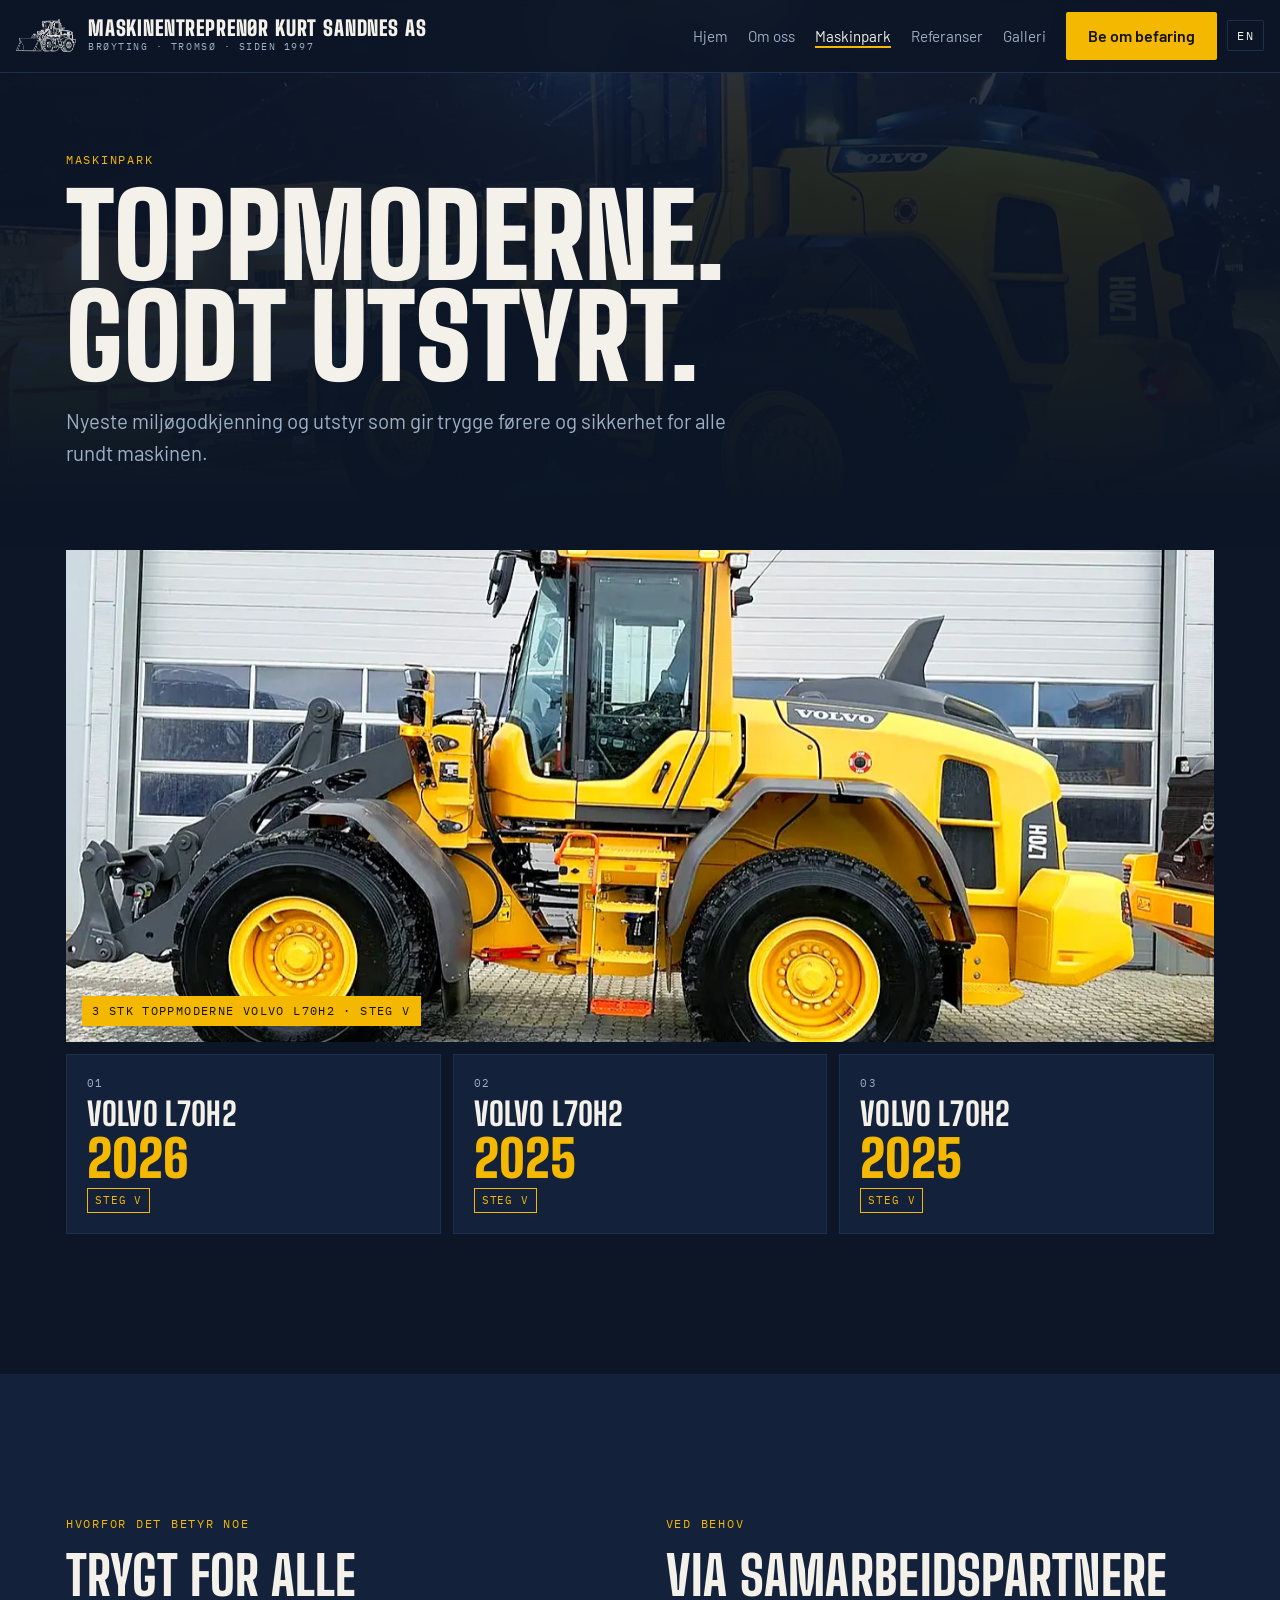
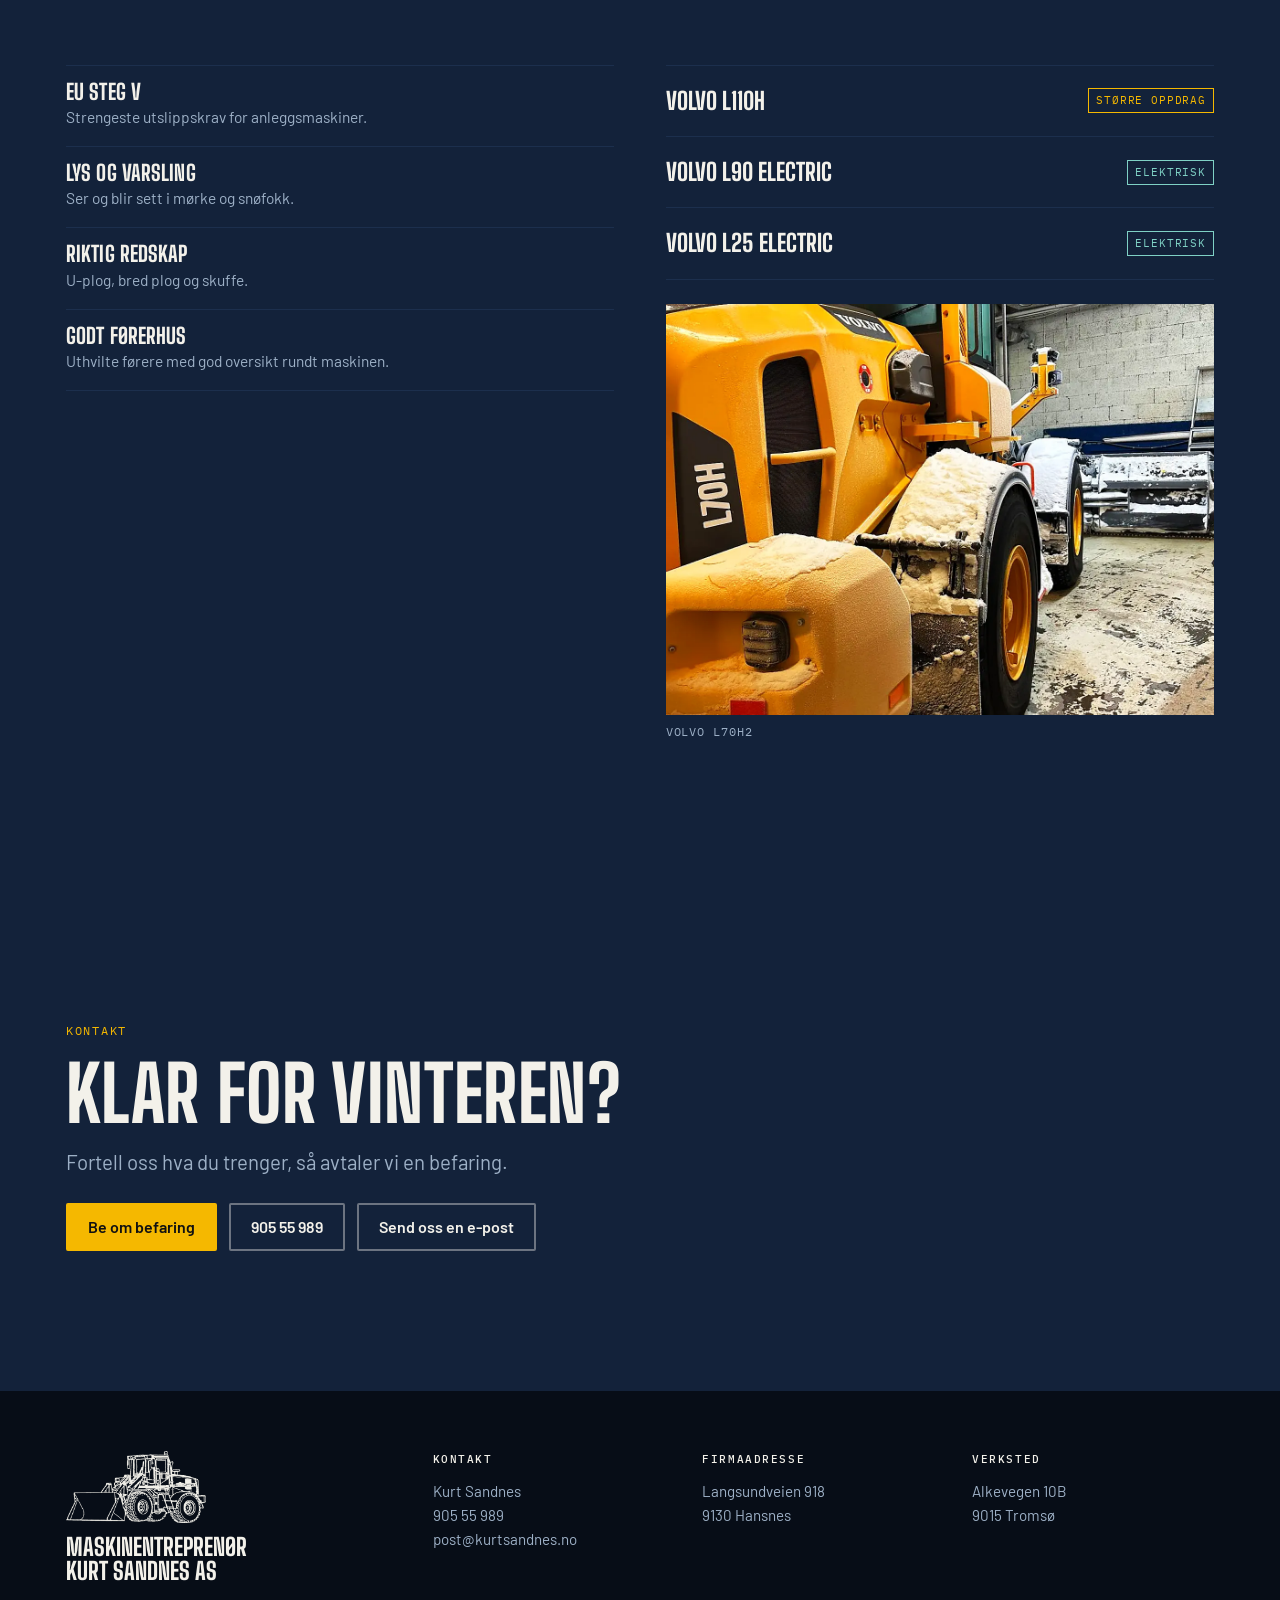
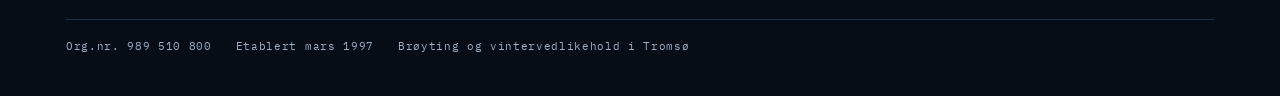
<file: public/maskinpark.html>
<!doctype html><html lang="no"><head><meta charset="utf-8"><meta name="viewport" content="width=device-width,initial-scale=1,viewport-fit=cover"><title>Maskinpark · Volvo L70H2 · Kurt Sandnes AS</title><meta name="description" content="3 stk toppmoderne Volvo L70H2 Steg V fra 2025 og 2026, godt utstyrt for trygg brøyting i Tromsø."><meta name="claude:viewport-fit-sides" content="cover"><meta name="theme-color" content="#0C1626"><meta property="og:title" content="Maskinpark · Volvo L70H2 · Kurt Sandnes AS"><meta property="og:description" content="3 stk toppmoderne Volvo L70H2 Steg V fra 2025 og 2026, godt utstyrt for trygg brøyting i Tromsø."><meta property="og:image" content="img/og.jpg"><meta property="og:type" content="website"><meta property="og:locale" content="nb_NO"><meta name="twitter:card" content="summary_large_image"><link rel="icon" href="img/favicon.png"><link rel="preload" href="fonts/big-shoulders-display-latin-900-normal.woff2" as="font" type="font/woff2" crossorigin><link rel="stylesheet" href="site.css"></head><body class="sub"><a class="skip" href="#main"><span class="no">Hopp til innhold</span><span class="en">Skip to content</span></a><header class="top">
  <a class="brand" href="index.html" aria-label="Kurt Sandnes AS">
    <img src="img/logo-maskin.png" alt="" width="60" height="31">
    <span><b><i>Maskinentreprenør</i> Kurt Sandnes AS</b><small><span class="no">Brøyting · Tromsø · siden 1997</span><span class="en">Snow clearing · Tromsø · since 1997</span></small></span>
  </a>
  <div class="right">
    <nav class="nav" id="nav" aria-label="Meny"><a href="index.html"><span class="no">Hjem</span><span class="en">Home</span></a><a href="om-oss.html"><span class="no">Om oss</span><span class="en">About</span></a><a href="maskinpark.html" aria-current="page"><span class="no">Maskinpark</span><span class="en">Fleet</span></a><a href="referanser.html"><span class="no">Referanser</span><span class="en">References</span></a><a href="galleri.html"><span class="no">Galleri</span><span class="en">Gallery</span></a><a class="btn" href="index.html#kontakt"><span class="no">Be om befaring</span><span class="en">Request a site visit</span></a></nav>
    <button class="lang" type="button">EN</button>
  </div>
</header>
<main id="main">
<section class="page-hero">
  <div class="bg"><img src="img/m-l70h-natt.webp" alt=""></div>
  <div class="wrap">
    <p class="eyebrow"><span class="no">Maskinpark</span><span class="en">Fleet</span></p>
    <h1><span class="no">Toppmoderne. Godt utstyrt.</span><span class="en">Modern. Well equipped.</span></h1>
    <p class="lede"><span class="no">Nyeste miljøgodkjenning og utstyr som gir trygge førere og sikkerhet for alle rundt maskinen.</span><span class="en">The latest emission approval and equipment that keeps operators safe, and everyone around the machine.</span></p>
  </div>
</section>

<section class="band" style="padding-top:0">
  <div class="wrap">
    <figure class="fleet-hero"><img src="img/m-l70h-side.webp" alt="Volvo L70H2 sett fra siden" data-alt-en="Volvo L70H2 side view"><span class="tag"><span class="no">3 stk toppmoderne Volvo L70H2 · Steg V</span><span class="en">3 state-of-the-art Volvo L70H2 · Stage V</span></span></figure>
    <div class="units">
      <div class="unit"><span class="n">01</span><h3>Volvo L70H2</h3><span class="y">2026</span><span class="pill">Steg V</span></div>
      <div class="unit"><span class="n">02</span><h3>Volvo L70H2</h3><span class="y">2025</span><span class="pill">Steg V</span></div>
      <div class="unit"><span class="n">03</span><h3>Volvo L70H2</h3><span class="y">2025</span><span class="pill">Steg V</span></div>
    </div>
  </div>
</section>

<section class="band alt">
  <div class="wrap two">
    <div>
      <div class="sec-head"><p class="eyebrow"><span class="no">Hvorfor det betyr noe</span><span class="en">Why it matters</span></p><h2><span class="no">Trygt for alle</span><span class="en">Safe for everyone</span></h2></div>
      <div class="safety">
        <div><h3><span class="no">EU Steg V</span><span class="en">EU Stage V</span></h3><p><span class="no">Strengeste utslippskrav for anleggsmaskiner.</span><span class="en">The strictest emission standard for construction machines.</span></p></div>
        <div><h3><span class="no">Lys og varsling</span><span class="en">Lights and warnings</span></h3><p><span class="no">Ser og blir sett i mørke og snøfokk.</span><span class="en">Sees and is seen in darkness and blowing snow.</span></p></div>
        <div><h3><span class="no">Riktig redskap</span><span class="en">The right tool</span></h3><p><span class="no">U-plog, bred plog og skuffe.</span><span class="en">U-plough, wide plough and bucket.</span></p></div>
        <div><h3><span class="no">Godt førerhus</span><span class="en">A good cab</span></h3><p><span class="no">Uthvilte førere med god oversikt rundt maskinen.</span><span class="en">Rested operators with a clear view around the machine.</span></p></div>
      </div>
    </div>
    <div>
      <div class="sec-head"><p class="eyebrow"><span class="no">Ved behov</span><span class="en">When needed</span></p><h2><span class="no">Via samarbeidspartnere</span><span class="en">Through partners</span></h2></div>
      <ul class="partners">
        <li><b>Volvo L110H</b><span class="pill"><span class="no">Større oppdrag</span><span class="en">Larger jobs</span></span></li>
        <li><b>Volvo L90 Electric</b><span class="pill el"><span class="no">Elektrisk</span><span class="en">Electric</span></span></li>
        <li><b>Volvo L25 Electric</b><span class="pill el"><span class="no">Elektrisk</span><span class="en">Electric</span></span></li>
      </ul>
      <figure style="margin-top:24px"><img src="img/m-l70h-bak.webp" alt="Volvo L70H2 bakfra" data-alt-en="Volvo L70H2 from behind" loading="lazy" style="width:100%;aspect-ratio:4/3;object-fit:cover"><figcaption>Volvo L70H2</figcaption></figure>
    </div>
  </div>
</section>
<section class="band alt"><div class="wrap sec-head" style="margin-block:0">
  <p class="eyebrow"><span class="no">Kontakt</span><span class="en">Contact</span></p>
  <h2><span class="no">Klar for vinteren?</span><span class="en">Ready for winter?</span></h2>
  <p class="lede"><span class="no">Fortell oss hva du trenger, så avtaler vi en befaring.</span><span class="en">Tell us what you need and we will arrange a site visit.</span></p>
  <div style="display:flex;flex-wrap:wrap;gap:12px;margin-top:8px"><a class="btn" href="index.html#kontakt"><span class="no">Be om befaring</span><span class="en">Request a site visit</span></a><a class="btn ghost" href="tel:+4790555989">905 55 989</a><a class="btn ghost" href="mailto:post@kurtsandnes.no"><span class="no">Send oss en e-post</span><span class="en">Email us</span></a></div>
</div></section>

</main>
<footer>
  <div class="wrap">
    <div class="foot">
      <div class="lockup"><img src="img/logo-maskin.png" alt="" width="140" height="72"><b>Maskinentreprenør<br>Kurt Sandnes AS</b></div>
      <div><h4><span class="no">Kontakt</span><span class="en">Contact</span></h4><p>Kurt Sandnes<br><a href="tel:+4790555989">905 55 989</a><br><a href="mailto:post@kurtsandnes.no">post@kurtsandnes.no</a></p></div>
      <div><h4><span class="no">Firmaadresse</span><span class="en">Company address</span></h4><p>Langsundveien 918<br>9130 Hansnes</p></div>
      <div><h4><span class="no">Verksted</span><span class="en">Workshop</span></h4><p>Alkevegen 10B<br>9015 Tromsø</p></div>
    </div>
    <div class="legal"><span>Org.nr. 989 510 800</span><span><span class="no">Etablert mars 1997</span><span class="en">Established March 1997</span></span><span><span class="no">Brøyting og vintervedlikehold i Tromsø</span><span class="en">Snow clearing and winter maintenance in Tromsø</span></span></div>
  </div>
</footer>
<div class="mcta"><a class="btn" href="index.html#kontakt"><span class="no">Be om befaring</span><span class="en">Site visit</span></a><a class="btn ghost" href="tel:+4790555989"><span class="no">Ring Kurt</span><span class="en">Call Kurt</span></a></div><script src="js/gsap.min.js"></script><script src="js/ScrollTrigger.min.js"></script><script src="js/lenis.min.js"></script><script src="site.js"></script></body></html>
</file>
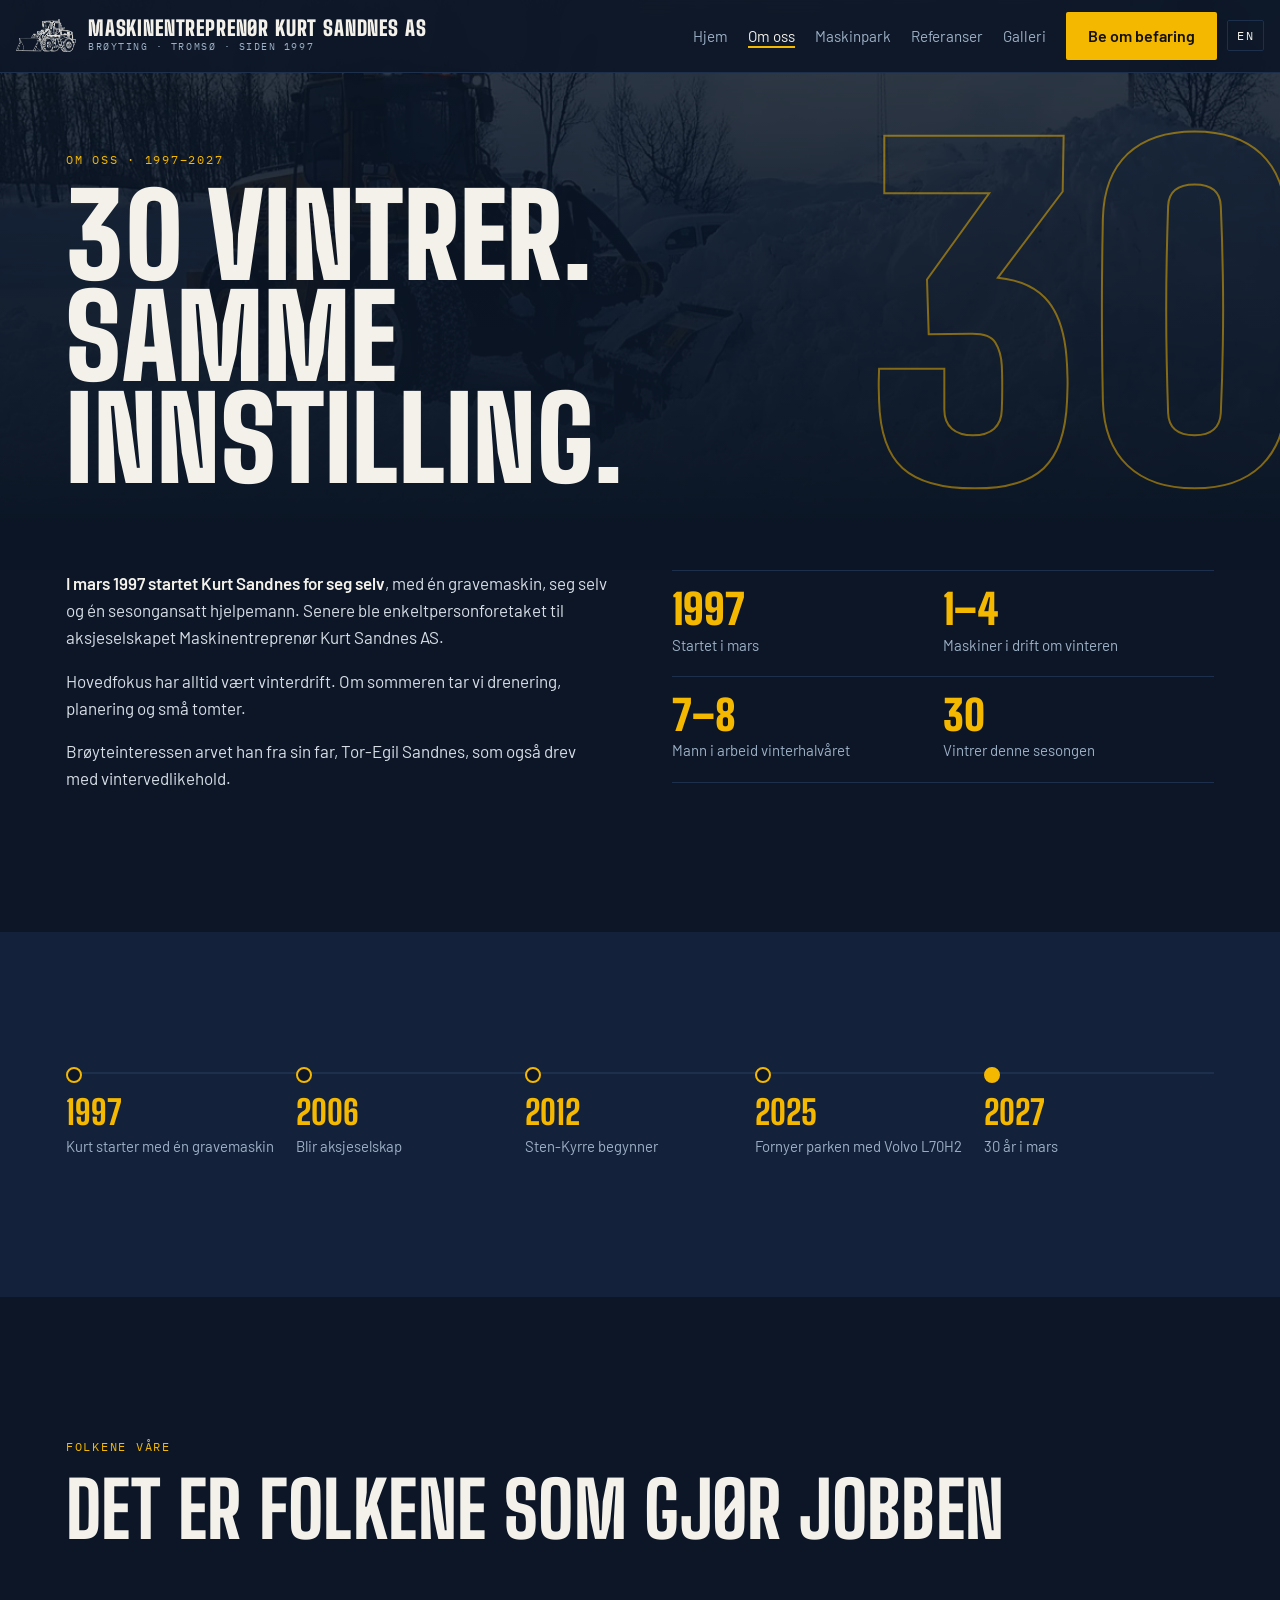
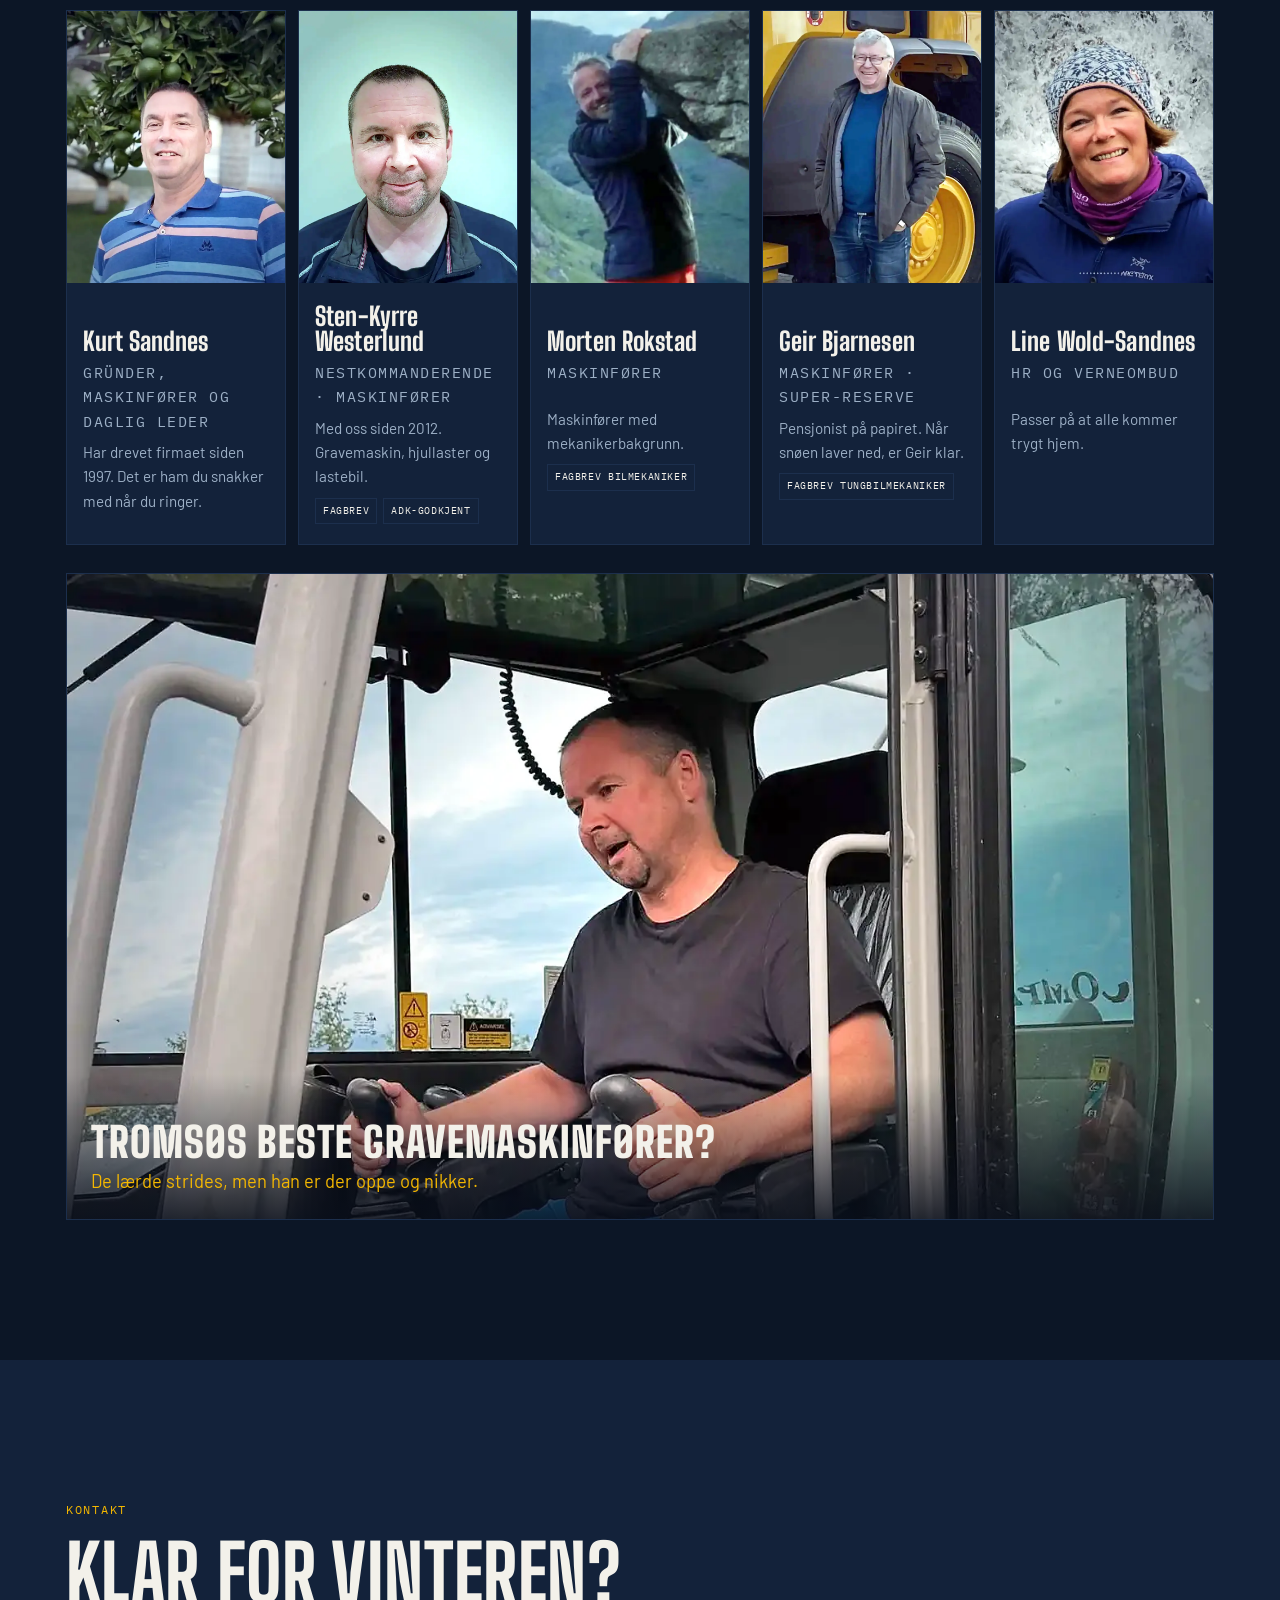
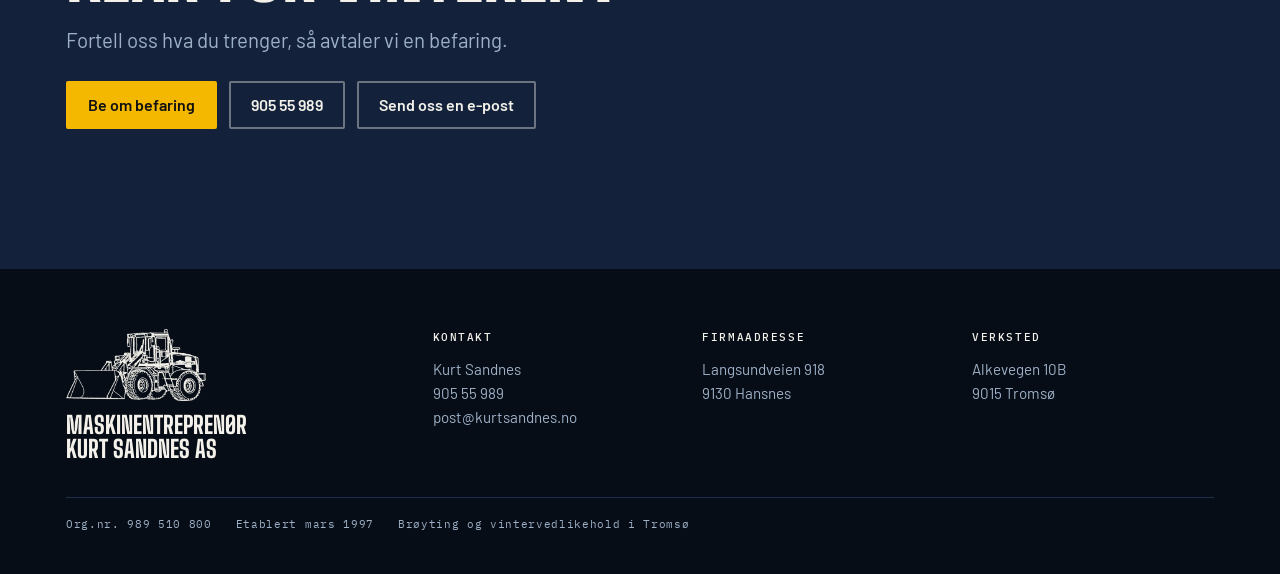
<file: public/om-oss.html>
<!doctype html><html lang="no"><head><meta charset="utf-8"><meta name="viewport" content="width=device-width,initial-scale=1,viewport-fit=cover"><title>Om oss · 30 vintrer i Tromsø · Kurt Sandnes AS</title><meta name="description" content="Maskinentreprenør Kurt Sandnes AS ble startet i mars 1997 og har alltid hatt vinterdrift som hovedfokus. 30 år denne vinteren."><meta name="claude:viewport-fit-sides" content="cover"><meta name="theme-color" content="#0C1626"><meta property="og:title" content="Om oss · 30 vintrer i Tromsø · Kurt Sandnes AS"><meta property="og:description" content="Maskinentreprenør Kurt Sandnes AS ble startet i mars 1997 og har alltid hatt vinterdrift som hovedfokus. 30 år denne vinteren."><meta property="og:image" content="img/og.jpg"><meta property="og:type" content="website"><meta property="og:locale" content="nb_NO"><meta name="twitter:card" content="summary_large_image"><link rel="icon" href="img/favicon.png"><link rel="preload" href="fonts/big-shoulders-display-latin-900-normal.woff2" as="font" type="font/woff2" crossorigin><link rel="stylesheet" href="site.css"></head><body class="sub"><a class="skip" href="#main"><span class="no">Hopp til innhold</span><span class="en">Skip to content</span></a><header class="top">
  <a class="brand" href="index.html" aria-label="Kurt Sandnes AS">
    <img src="img/logo-maskin.png" alt="" width="60" height="31">
    <span><b><i>Maskinentreprenør</i> Kurt Sandnes AS</b><small><span class="no">Brøyting · Tromsø · siden 1997</span><span class="en">Snow clearing · Tromsø · since 1997</span></small></span>
  </a>
  <div class="right">
    <nav class="nav" id="nav" aria-label="Meny"><a href="index.html"><span class="no">Hjem</span><span class="en">Home</span></a><a href="om-oss.html" aria-current="page"><span class="no">Om oss</span><span class="en">About</span></a><a href="maskinpark.html"><span class="no">Maskinpark</span><span class="en">Fleet</span></a><a href="referanser.html"><span class="no">Referanser</span><span class="en">References</span></a><a href="galleri.html"><span class="no">Galleri</span><span class="en">Gallery</span></a><a class="btn" href="index.html#kontakt"><span class="no">Be om befaring</span><span class="en">Request a site visit</span></a></nav>
    <button class="lang" type="button">EN</button>
  </div>
</header>
<main id="main">
<section class="page-hero" style="position:relative">
  <div class="bg"><img src="img/hist-snohaug.webp" alt=""></div>
  <div class="big30" aria-hidden="true">30</div>
  <div class="wrap">
    <p class="eyebrow"><span class="no">Om oss · 1997–2027</span><span class="en">About · 1997–2027</span></p>
    <h1><span class="no">30 vintrer. Samme innstilling.</span><span class="en">30 winters. Same attitude.</span></h1>
  </div>
</section>

<section class="band" style="padding-top:0">
  <div class="wrap story">
    <div class="txt">
      <p><span class="no"><strong>I mars 1997 startet Kurt Sandnes for seg selv</strong>, med én gravemaskin, seg selv og én sesongansatt hjelpemann. Senere ble enkeltpersonforetaket til aksjeselskapet Maskinentreprenør Kurt Sandnes AS.</span><span class="en"><strong>In March 1997, Kurt Sandnes started on his own</strong> with one excavator, himself and one seasonal helper. The sole proprietorship later became the limited company Maskinentreprenør Kurt Sandnes AS.</span></p>
      <p><span class="no">Hovedfokus har alltid vært vinterdrift. Om sommeren tar vi drenering, planering og små tomter.</span><span class="en">Winter work has always been the main focus. In summer we take on drainage, levelling and small plots.</span></p>
      <p><span class="no">Brøyteinteressen arvet han fra sin far, Tor-Egil Sandnes, som også drev med vintervedlikehold.</span><span class="en">He inherited his interest in snow clearing from his father, Tor-Egil Sandnes, who also ran a winter maintenance business.</span></p>
    </div>
    <div class="facts">
      <div><b>1997</b><span><span class="no">Startet i mars</span><span class="en">Founded in March</span></span></div>
      <div><b>1–4</b><span><span class="no">Maskiner i drift om vinteren</span><span class="en">Machines running in winter</span></span></div>
      <div><b>7–8</b><span><span class="no">Mann i arbeid vinterhalvåret</span><span class="en">People at work in winter</span></span></div>
      <div><b>30</b><span><span class="no">Vintrer denne sesongen</span><span class="en">Winters this season</span></span></div>
    </div>
  </div>
</section>

<section class="band alt" aria-label="Tidslinje">
  <div class="wrap">
    <div class="years">
      <div class="yr"><b>1997</b><span><span class="no">Kurt starter med én gravemaskin</span><span class="en">Kurt starts with one excavator</span></span></div>
      <div class="yr"><b>2006</b><span><span class="no">Blir aksjeselskap</span><span class="en">Becomes a limited company</span></span></div>
      <div class="yr"><b>2012</b><span><span class="no">Sten-Kyrre begynner</span><span class="en">Sten-Kyrre joins</span></span></div>
      <div class="yr"><b>2025</b><span><span class="no">Fornyer parken med Volvo L70H2</span><span class="en">Renews the fleet with Volvo L70H2</span></span></div>
      <div class="yr now"><b>2027</b><span><span class="no">30 år i mars</span><span class="en">30 years in March</span></span></div>
    </div>
  </div>
</section>

<section class="band" id="folk">
  <div class="wrap">
    <div class="sec-head">
      <p class="eyebrow"><span class="no">Folkene våre</span><span class="en">Our people</span></p>
      <h2><span class="no">Det er folkene som gjør jobben</span><span class="en">People do the work</span></h2>
    </div>
    <div class="crew">
      <article class="person"><div class="portrait"><img src="img/folk/kurt.webp" alt="Kurt Sandnes" width="800" height="1000" loading="lazy"></div><div class="info"><h3>Kurt Sandnes</h3><p class="role"><span class="no">Gründer, maskinfører og daglig leder</span><span class="en">Founder, operator and managing director</span></p><p><span class="no">Har drevet firmaet siden 1997. Det er ham du snakker med når du ringer.</span><span class="en">Has run the company since 1997. He is the one you talk to when you call.</span></p></div></article>
      <article class="person"><div class="portrait"><img src="img/folk/sten-kyrre.webp" alt="Sten-Kyrre Westerlund" width="800" height="1000" loading="lazy"></div><div class="info"><h3>Sten-Kyrre Westerlund</h3><p class="role"><span class="no">Nestkommanderende · maskinfører</span><span class="en">Second in command · operator</span></p><p><span class="no">Med oss siden 2012. Gravemaskin, hjullaster og lastebil.</span><span class="en">With us since 2012. Excavator, wheel loader and truck.</span></p><div class="tags"><span><span class="no">Fagbrev</span><span class="en">Trade certificate</span></span><span><span class="no">ADK-godkjent</span><span class="en">ADK certified</span></span></div></div></article>
      <article class="person"><div class="portrait"><img src="img/folk/morten.webp" alt="Morten Rokstad" width="800" height="1000" loading="lazy"></div><div class="info"><h3>Morten Rokstad</h3><p class="role"><span class="no">Maskinfører</span><span class="en">Operator</span></p><p><span class="no">Maskinfører med mekanikerbakgrunn.</span><span class="en">Operator with a mechanic’s background.</span></p><div class="tags"><span><span class="no">Fagbrev bilmekaniker</span><span class="en">Certified car mechanic</span></span></div></div></article>
      <article class="person"><div class="portrait"><img src="img/folk/geir.webp" alt="Geir Bjarnesen" width="800" height="1000" loading="lazy"></div><div class="info"><h3>Geir Bjarnesen</h3><p class="role"><span class="no">Maskinfører · super-reserve</span><span class="en">Operator · super reserve</span></p><p><span class="no">Pensjonist på papiret. Når snøen laver ned, er Geir klar.</span><span class="en">Retired on paper. When the snow pours down, Geir is ready.</span></p><div class="tags"><span><span class="no">Fagbrev tungbilmekaniker</span><span class="en">Certified heavy vehicle mechanic</span></span></div></div></article>
      <article class="person"><div class="portrait"><img src="img/folk/line.webp" alt="Line Wold-Sandnes" width="800" height="1000" loading="lazy"></div><div class="info"><h3>Line Wold-Sandnes</h3><p class="role"><span class="no">HR og verneombud</span><span class="en">HR and safety representative</span></p><p><span class="no">Passer på at alle kommer trygt hjem.</span><span class="en">Makes sure everyone gets home safely.</span></p></div></article>
    </div>
    <figure class="cabshot"><img src="img/folk/sten-kyrre-hytta.webp" alt="Sten-Kyrre Westerlund i førerhuset" data-alt-en="Sten-Kyrre Westerlund in the cab" width="1400" height="992"><figcaption><b><span class="no">Tromsøs beste gravemaskinfører?</span><span class="en">Tromsø’s best excavator operator?</span></b><i><span class="no">De lærde strides, men han er der oppe og nikker.</span><span class="en">The experts disagree, but he’s up there nodding.</span></i></figcaption></figure>
  </div>
</section>
<section class="band alt"><div class="wrap sec-head" style="margin-block:0">
  <p class="eyebrow"><span class="no">Kontakt</span><span class="en">Contact</span></p>
  <h2><span class="no">Klar for vinteren?</span><span class="en">Ready for winter?</span></h2>
  <p class="lede"><span class="no">Fortell oss hva du trenger, så avtaler vi en befaring.</span><span class="en">Tell us what you need and we will arrange a site visit.</span></p>
  <div style="display:flex;flex-wrap:wrap;gap:12px;margin-top:8px"><a class="btn" href="index.html#kontakt"><span class="no">Be om befaring</span><span class="en">Request a site visit</span></a><a class="btn ghost" href="tel:+4790555989">905 55 989</a><a class="btn ghost" href="mailto:post@kurtsandnes.no"><span class="no">Send oss en e-post</span><span class="en">Email us</span></a></div>
</div></section>

</main>
<footer>
  <div class="wrap">
    <div class="foot">
      <div class="lockup"><img src="img/logo-maskin.png" alt="" width="140" height="72"><b>Maskinentreprenør<br>Kurt Sandnes AS</b></div>
      <div><h4><span class="no">Kontakt</span><span class="en">Contact</span></h4><p>Kurt Sandnes<br><a href="tel:+4790555989">905 55 989</a><br><a href="mailto:post@kurtsandnes.no">post@kurtsandnes.no</a></p></div>
      <div><h4><span class="no">Firmaadresse</span><span class="en">Company address</span></h4><p>Langsundveien 918<br>9130 Hansnes</p></div>
      <div><h4><span class="no">Verksted</span><span class="en">Workshop</span></h4><p>Alkevegen 10B<br>9015 Tromsø</p></div>
    </div>
    <div class="legal"><span>Org.nr. 989 510 800</span><span><span class="no">Etablert mars 1997</span><span class="en">Established March 1997</span></span><span><span class="no">Brøyting og vintervedlikehold i Tromsø</span><span class="en">Snow clearing and winter maintenance in Tromsø</span></span></div>
  </div>
</footer>
<div class="mcta"><a class="btn" href="index.html#kontakt"><span class="no">Be om befaring</span><span class="en">Site visit</span></a><a class="btn ghost" href="tel:+4790555989"><span class="no">Ring Kurt</span><span class="en">Call Kurt</span></a></div><script src="js/gsap.min.js"></script><script src="js/ScrollTrigger.min.js"></script><script src="js/lenis.min.js"></script><script src="site.js"></script></body></html>
</file>
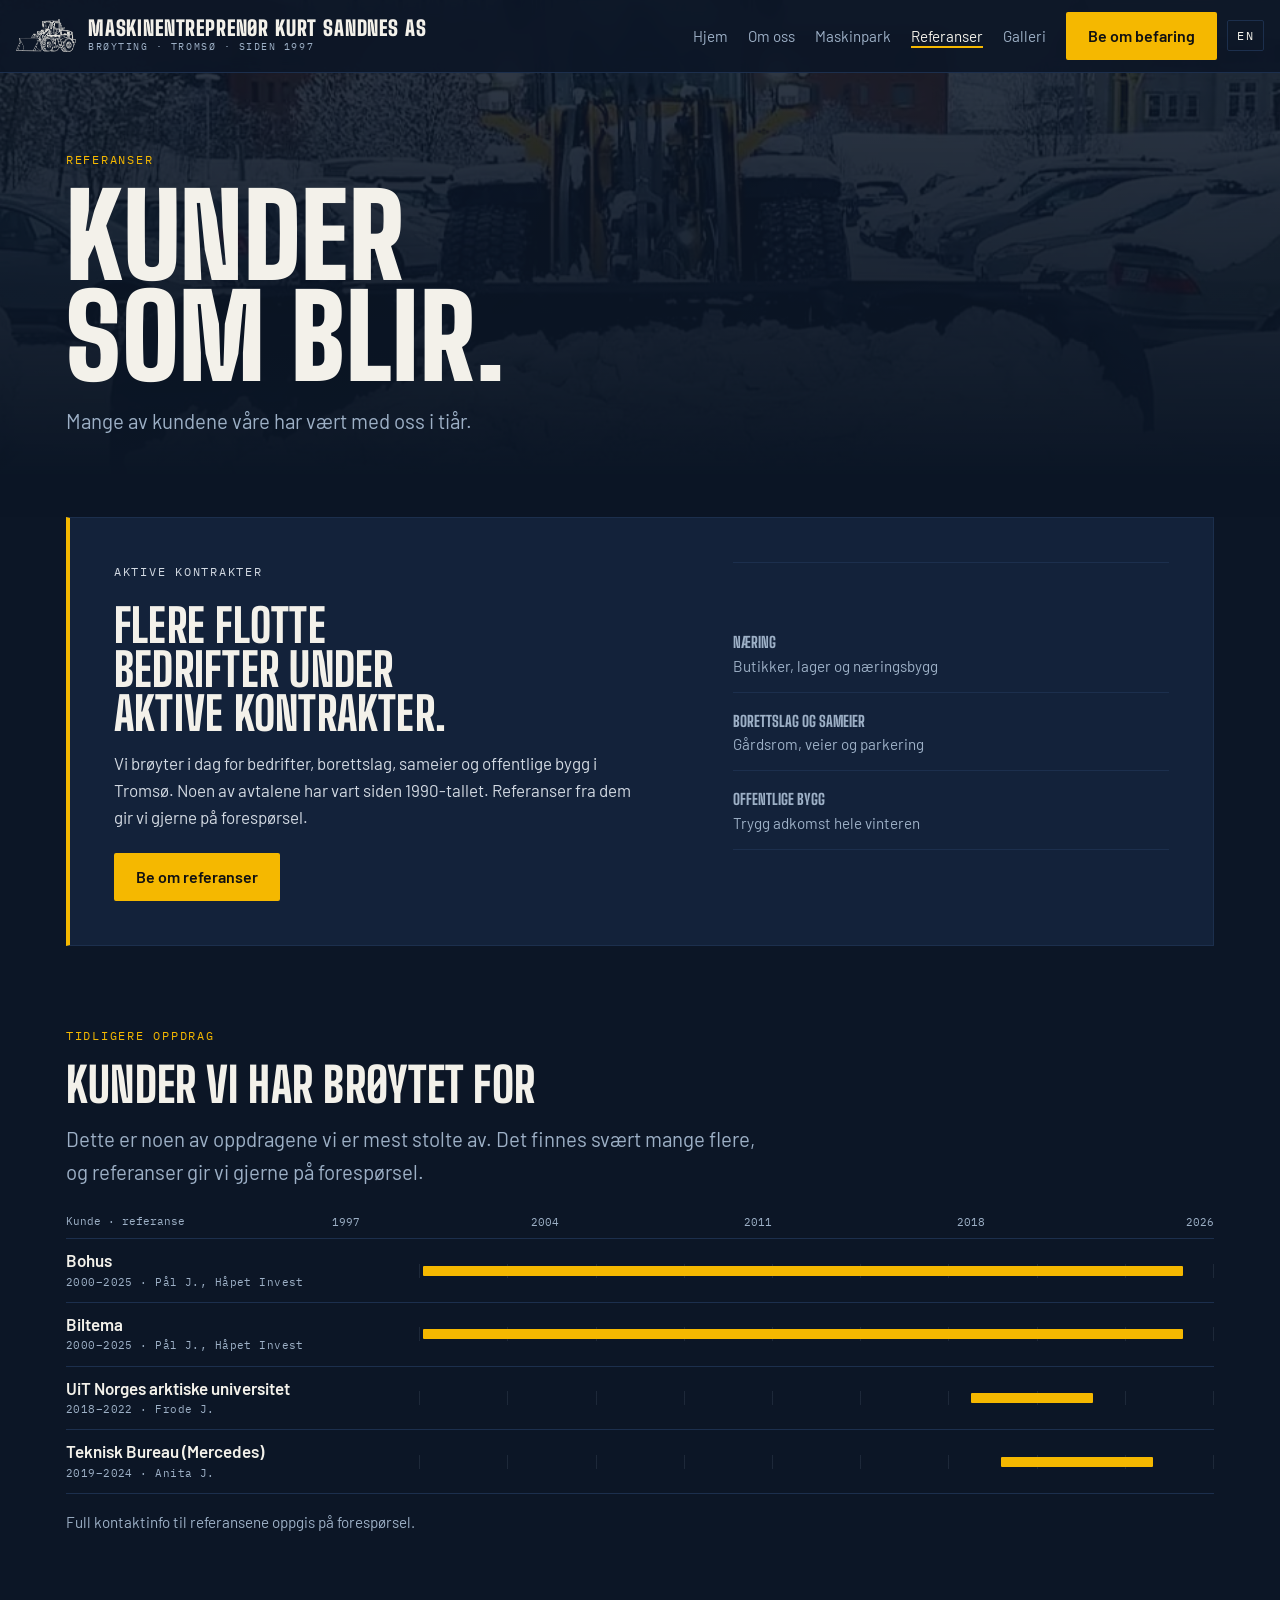
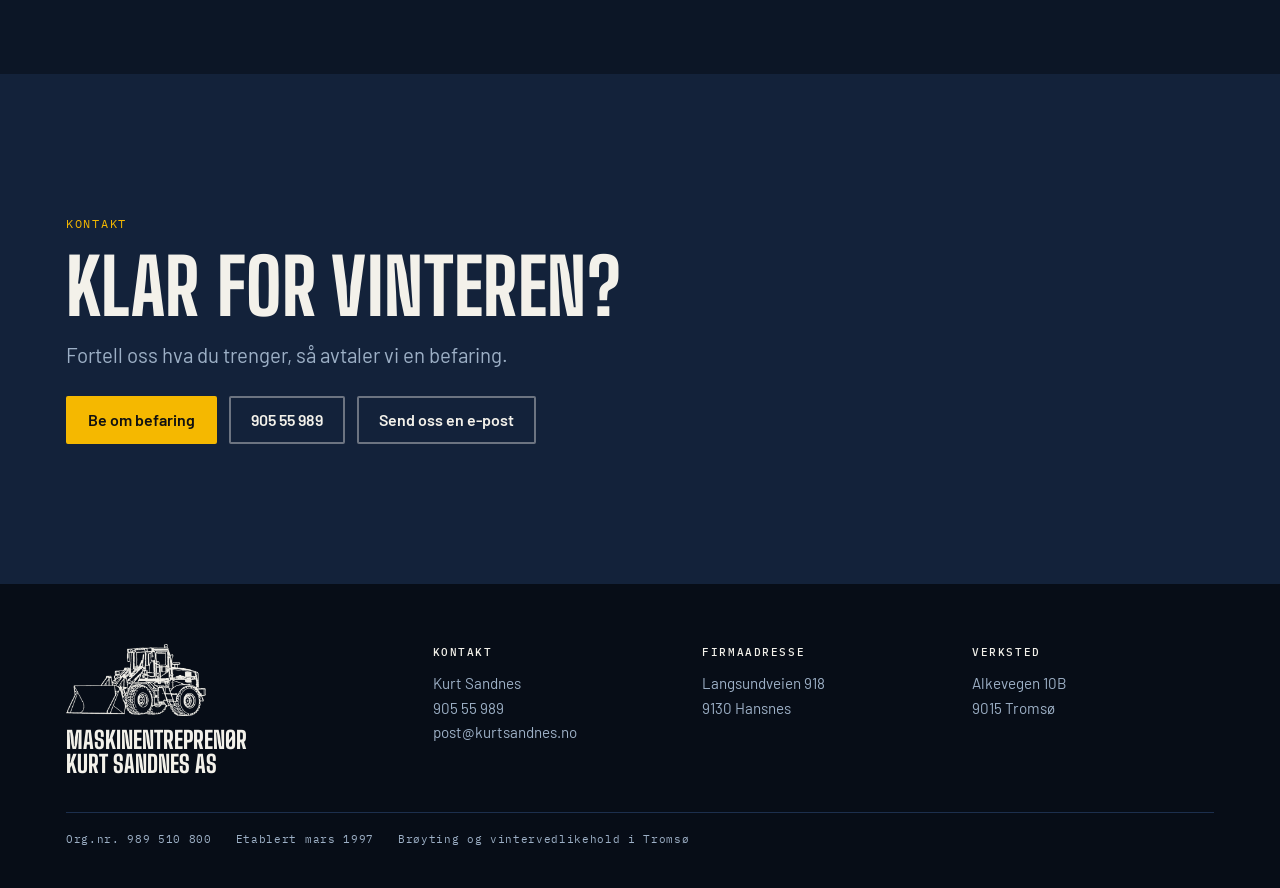
<file: public/referanser.html>
<!doctype html><html lang="no"><head><meta charset="utf-8"><meta name="viewport" content="width=device-width,initial-scale=1,viewport-fit=cover"><title>Referanser · Brøyting i Tromsø · Kurt Sandnes AS</title><meta name="description" content="Flere solide bedrifter, borettslag og offentlige virksomheter under aktive kontrakter. Referanser gis på forespørsel."><meta name="claude:viewport-fit-sides" content="cover"><meta name="theme-color" content="#0C1626"><meta property="og:title" content="Referanser · Brøyting i Tromsø · Kurt Sandnes AS"><meta property="og:description" content="Flere solide bedrifter, borettslag og offentlige virksomheter under aktive kontrakter. Referanser gis på forespørsel."><meta property="og:image" content="img/og.jpg"><meta property="og:type" content="website"><meta property="og:locale" content="nb_NO"><meta name="twitter:card" content="summary_large_image"><link rel="icon" href="img/favicon.png"><link rel="preload" href="fonts/big-shoulders-display-latin-900-normal.woff2" as="font" type="font/woff2" crossorigin><link rel="stylesheet" href="site.css"></head><body class="sub"><a class="skip" href="#main"><span class="no">Hopp til innhold</span><span class="en">Skip to content</span></a><header class="top">
  <a class="brand" href="index.html" aria-label="Kurt Sandnes AS">
    <img src="img/logo-maskin.png" alt="" width="60" height="31">
    <span><b><i>Maskinentreprenør</i> Kurt Sandnes AS</b><small><span class="no">Brøyting · Tromsø · siden 1997</span><span class="en">Snow clearing · Tromsø · since 1997</span></small></span>
  </a>
  <div class="right">
    <nav class="nav" id="nav" aria-label="Meny"><a href="index.html"><span class="no">Hjem</span><span class="en">Home</span></a><a href="om-oss.html"><span class="no">Om oss</span><span class="en">About</span></a><a href="maskinpark.html"><span class="no">Maskinpark</span><span class="en">Fleet</span></a><a href="referanser.html" aria-current="page"><span class="no">Referanser</span><span class="en">References</span></a><a href="galleri.html"><span class="no">Galleri</span><span class="en">Gallery</span></a><a class="btn" href="index.html#kontakt"><span class="no">Be om befaring</span><span class="en">Request a site visit</span></a></nav>
    <button class="lang" type="button">EN</button>
  </div>
</header>
<main id="main">
<section class="page-hero">
  <div class="bg"><img src="img/tj-parkering.webp" alt=""></div>
  <div class="wrap">
    <p class="eyebrow"><span class="no">Referanser</span><span class="en">References</span></p>
    <h1><span class="no">Kunder som blir.</span><span class="en">Customers who stay.</span></h1>
    <p class="lede"><span class="no">Mange av kundene våre har vært med oss i tiår.</span><span class="en">Many of our customers have stayed with us for decades.</span></p>
  </div>
</section>

<section class="band" style="padding-top:0">
  <div class="wrap">
    <div class="active-box">
      <div>
        <p class="eyebrow"><span class="no">Aktive kontrakter</span><span class="en">Active contracts</span></p>
        <h2><span class="no">Flere flotte bedrifter under aktive kontrakter.</span><span class="en">Several fine companies under active contracts.</span></h2>
        <p><span class="no">Vi brøyter i dag for bedrifter, borettslag, sameier og offentlige bygg i Tromsø. Noen av avtalene har vart siden 1990-tallet. Referanser fra dem gir vi gjerne på forespørsel.</span><span class="en">Today we clear snow for businesses, housing co-ops, owner associations and public buildings in Tromsø. Some agreements date back to the 1990s. References from them are available on request.</span></p>
        <a class="btn" href="index.html#kontakt"><span class="no">Be om referanser</span><span class="en">Ask for references</span></a>
      </div>
      <ul class="kinds">
        <li><b><span class="no">Næring</span><span class="en">Commercial</span></b><span><span class="no">Butikker, lager og næringsbygg</span><span class="en">Shops, warehouses and commercial buildings</span></span></li>
        <li><b><span class="no">Borettslag og sameier</span><span class="en">Housing co-ops</span></b><span><span class="no">Gårdsrom, veier og parkering</span><span class="en">Courtyards, roads and parking</span></span></li>
        <li><b><span class="no">Offentlige bygg</span><span class="en">Public buildings</span></b><span><span class="no">Trygg adkomst hele vinteren</span><span class="en">Safe access all winter</span></span></li>
      </ul>
    </div>

    <div class="sec-head" style="margin:clamp(48px,7vw,80px) 0 24px"><p class="eyebrow"><span class="no">Tidligere oppdrag</span><span class="en">Past work</span></p><h2 style="font-size:clamp(2rem,4vw,3rem)"><span class="no">Kunder vi har brøytet for</span><span class="en">Customers we have cleared for</span></h2><p class="lede"><span class="no">Dette er noen av oppdragene vi er mest stolte av. Det finnes svært mange flere, og referanser gir vi gjerne på forespørsel.</span><span class="en">These are some of the jobs we are most proud of. There are many more, and we are happy to provide references on request.</span></p></div>
    <div class="timeline" id="tl" role="table" aria-label="Tidligere kunder">
      <div class="axis" role="row"><span class="lbl" role="columnheader"><span class="no">Kunde · referanse</span><span class="en">Customer · reference</span></span><div class="ticks" id="ticks" role="columnheader"></div></div>
    </div>
    <p class="refnote"><span class="no">Full kontaktinfo til referansene oppgis på forespørsel.</span><span class="en">Full reference contact details on request.</span></p>
  </div>
</section>
<section class="band alt"><div class="wrap sec-head" style="margin-block:0">
  <p class="eyebrow"><span class="no">Kontakt</span><span class="en">Contact</span></p>
  <h2><span class="no">Klar for vinteren?</span><span class="en">Ready for winter?</span></h2>
  <p class="lede"><span class="no">Fortell oss hva du trenger, så avtaler vi en befaring.</span><span class="en">Tell us what you need and we will arrange a site visit.</span></p>
  <div style="display:flex;flex-wrap:wrap;gap:12px;margin-top:8px"><a class="btn" href="index.html#kontakt"><span class="no">Be om befaring</span><span class="en">Request a site visit</span></a><a class="btn ghost" href="tel:+4790555989">905 55 989</a><a class="btn ghost" href="mailto:post@kurtsandnes.no"><span class="no">Send oss en e-post</span><span class="en">Email us</span></a></div>
</div></section>

</main>
<footer>
  <div class="wrap">
    <div class="foot">
      <div class="lockup"><img src="img/logo-maskin.png" alt="" width="140" height="72"><b>Maskinentreprenør<br>Kurt Sandnes AS</b></div>
      <div><h4><span class="no">Kontakt</span><span class="en">Contact</span></h4><p>Kurt Sandnes<br><a href="tel:+4790555989">905 55 989</a><br><a href="mailto:post@kurtsandnes.no">post@kurtsandnes.no</a></p></div>
      <div><h4><span class="no">Firmaadresse</span><span class="en">Company address</span></h4><p>Langsundveien 918<br>9130 Hansnes</p></div>
      <div><h4><span class="no">Verksted</span><span class="en">Workshop</span></h4><p>Alkevegen 10B<br>9015 Tromsø</p></div>
    </div>
    <div class="legal"><span>Org.nr. 989 510 800</span><span><span class="no">Etablert mars 1997</span><span class="en">Established March 1997</span></span><span><span class="no">Brøyting og vintervedlikehold i Tromsø</span><span class="en">Snow clearing and winter maintenance in Tromsø</span></span></div>
  </div>
</footer>
<div class="mcta"><a class="btn" href="index.html#kontakt"><span class="no">Be om befaring</span><span class="en">Site visit</span></a><a class="btn ghost" href="tel:+4790555989"><span class="no">Ring Kurt</span><span class="en">Call Kurt</span></a></div><script src="js/gsap.min.js"></script><script src="js/ScrollTrigger.min.js"></script><script src="js/lenis.min.js"></script><script src="site.js"></script></body></html>
</file>
<file: public/site.css>
@font-face{font-family:'Big Shoulders Display';font-style:normal;font-weight:600;font-display:swap;src:url(fonts/big-shoulders-display-latin-600-normal.woff2) format('woff2');unicode-range:U+0000-00FF,U+0131,U+0152-0153,U+02BB-02BC,U+02C6,U+02DA,U+02DC,U+0304,U+0308,U+0329,U+2000-206F,U+20AC,U+2122,U+2191,U+2193,U+2212,U+2215,U+FEFF,U+FFFD}
@font-face{font-family:'Big Shoulders Display';font-style:normal;font-weight:800;font-display:swap;src:url(fonts/big-shoulders-display-latin-800-normal.woff2) format('woff2');unicode-range:U+0000-00FF,U+0131,U+0152-0153,U+02BB-02BC,U+02C6,U+02DA,U+02DC,U+0304,U+0308,U+0329,U+2000-206F,U+20AC,U+2122,U+2191,U+2193,U+2212,U+2215,U+FEFF,U+FFFD}
@font-face{font-family:'Big Shoulders Display';font-style:normal;font-weight:900;font-display:swap;src:url(fonts/big-shoulders-display-latin-900-normal.woff2) format('woff2');unicode-range:U+0000-00FF,U+0131,U+0152-0153,U+02BB-02BC,U+02C6,U+02DA,U+02DC,U+0304,U+0308,U+0329,U+2000-206F,U+20AC,U+2122,U+2191,U+2193,U+2212,U+2215,U+FEFF,U+FFFD}
@font-face{font-family:'Barlow';font-style:normal;font-weight:400;font-display:swap;src:url(fonts/barlow-latin-400-normal.woff2) format('woff2');unicode-range:U+0000-00FF,U+0131,U+0152-0153,U+02BB-02BC,U+02C6,U+02DA,U+02DC,U+0304,U+0308,U+0329,U+2000-206F,U+20AC,U+2122,U+2191,U+2193,U+2212,U+2215,U+FEFF,U+FFFD}
@font-face{font-family:'Barlow';font-style:italic;font-weight:400;font-display:swap;src:url(fonts/barlow-latin-400-italic.woff2) format('woff2');unicode-range:U+0000-00FF,U+0131,U+0152-0153,U+02BB-02BC,U+02C6,U+02DA,U+02DC,U+0304,U+0308,U+0329,U+2000-206F,U+20AC,U+2122,U+2191,U+2193,U+2212,U+2215,U+FEFF,U+FFFD}
@font-face{font-family:'Barlow';font-style:normal;font-weight:500;font-display:swap;src:url(fonts/barlow-latin-500-normal.woff2) format('woff2');unicode-range:U+0000-00FF,U+0131,U+0152-0153,U+02BB-02BC,U+02C6,U+02DA,U+02DC,U+0304,U+0308,U+0329,U+2000-206F,U+20AC,U+2122,U+2191,U+2193,U+2212,U+2215,U+FEFF,U+FFFD}
@font-face{font-family:'Barlow';font-style:normal;font-weight:600;font-display:swap;src:url(fonts/barlow-latin-600-normal.woff2) format('woff2');unicode-range:U+0000-00FF,U+0131,U+0152-0153,U+02BB-02BC,U+02C6,U+02DA,U+02DC,U+0304,U+0308,U+0329,U+2000-206F,U+20AC,U+2122,U+2191,U+2193,U+2212,U+2215,U+FEFF,U+FFFD}
@font-face{font-family:'IBM Plex Mono';font-style:normal;font-weight:400;font-display:swap;src:url(fonts/ibm-plex-mono-latin-400-normal.woff2) format('woff2');unicode-range:U+0000-00FF,U+0131,U+0152-0153,U+02BB-02BC,U+02C6,U+02DA,U+02DC,U+0304,U+0308,U+0329,U+2000-206F,U+20AC,U+2122,U+2191,U+2193,U+2212,U+2215,U+FEFF,U+FFFD}
@font-face{font-family:'IBM Plex Mono';font-style:normal;font-weight:500;font-display:swap;src:url(fonts/ibm-plex-mono-latin-500-normal.woff2) format('woff2');unicode-range:U+0000-00FF,U+0131,U+0152-0153,U+02BB-02BC,U+02C6,U+02DA,U+02DC,U+0304,U+0308,U+0329,U+2000-206F,U+20AC,U+2122,U+2191,U+2193,U+2212,U+2215,U+FEFF,U+FFFD}
/* Layout: a pinned night-to-morning film opens the front page; every page then stays in the same polar-night world. Dark by design. */
:root{
  --night:#0C1626;
  --night-2:#13223A;
  --night-3:#1C2F4D;
  --snow:#F3F1EA;
  --frost:#9DB0C6;
  --beacon:#F5B800;
  --sodium:#E58A3A;
  --display:"Big Shoulders Display","Arial Narrow","Roboto Condensed",sans-serif;
  --body:"Barlow","Segoe UI",system-ui,sans-serif;
  --mono:"IBM Plex Mono",ui-monospace,"SFMono-Regular",Menlo,monospace;
  --gut:max(16px,env(safe-area-inset-left,0px));
  --gut-r:max(16px,env(safe-area-inset-right,0px));
  --wrap:1180px;
  color-scheme:dark;
}
*{box-sizing:border-box}
[hidden]{display:none!important}
html{background:var(--night)}
body{background:var(--night);color:var(--snow);font-family:var(--body);font-size:1.0625rem;line-height:1.6;margin:0;-webkit-font-smoothing:antialiased;overflow-x:clip}
body::before{content:"";position:fixed;inset:0 0 auto;height:env(safe-area-inset-top,0px);z-index:60;background:var(--night)}
img{max-width:100%;display:block}
a{color:inherit}
h1,h2,h3{font-family:var(--display);font-weight:800;line-height:.95;letter-spacing:.005em;text-wrap:balance;margin:0;text-transform:uppercase}
p{margin:0}
.wrap{max-width:var(--wrap);margin-inline:auto;padding-left:var(--gut);padding-right:var(--gut-r)}
.eyebrow{font-family:var(--mono);font-size:.78rem;letter-spacing:.14em;text-transform:uppercase;color:var(--beacon)}
.lede{font-size:clamp(1.1rem,1.6vw,1.3rem);color:var(--frost);max-width:58ch}
:focus-visible{outline:3px solid var(--beacon);outline-offset:3px}

/* språk */
.en{display:none}
html[lang="en"] .no{display:none}
html[lang="en"] .en{display:revert}

/* header */
.top{position:fixed;top:env(safe-area-inset-top,0px);left:0;right:0;z-index:50;display:flex;align-items:center;justify-content:space-between;gap:16px;padding:12px var(--gut-r) 12px var(--gut);transition:background .3s,border-color .3s;border-bottom:1px solid transparent}
.top.solid,.sub .top{background:color-mix(in srgb,var(--night) 92%,transparent);backdrop-filter:blur(8px);border-bottom-color:var(--night-3)}
.brand{display:flex;align-items:center;gap:12px;text-decoration:none;min-width:0}
.brand img{width:60px;height:auto;opacity:.95;flex:none}
.brand b{display:block;font-family:var(--display);font-weight:900;font-size:1.3rem;letter-spacing:.04em;line-height:1;white-space:nowrap}
.brand small{display:block;font-family:var(--mono);font-size:.6rem;letter-spacing:.16em;color:var(--frost);text-transform:uppercase;white-space:nowrap}
.nav{display:flex;align-items:center;gap:20px;font-size:.95rem}
.nav a{text-decoration:none;color:var(--frost)}
.nav a:hover,.nav a[aria-current="page"]{color:var(--snow)}
.nav a.btn,.nav a.btn:hover{color:#111;box-shadow:none}
.nav a[aria-current="page"]{box-shadow:inset 0 -2px 0 var(--beacon)}
.lang{font-family:var(--mono);font-size:.72rem;letter-spacing:.12em;background:none;border:1px solid var(--night-3);color:var(--snow);padding:7px 9px;cursor:pointer;border-radius:2px}
.lang:hover{border-color:var(--frost)}
.burger{display:none;background:none;border:1px solid var(--night-3);color:var(--snow);font-family:var(--mono);font-size:.72rem;letter-spacing:.12em;padding:7px 10px;cursor:pointer;border-radius:2px}
.btn{display:inline-flex;align-items:center;gap:10px;font-family:var(--body);font-weight:600;font-size:1rem;padding:13px 20px;border-radius:2px;border:2px solid var(--beacon);background:var(--beacon);color:#111;text-decoration:none;cursor:pointer;line-height:1.1}
.btn:hover{background:#ffd23f;border-color:#ffd23f}
.btn.ghost{background:transparent;color:var(--snow);border-color:color-mix(in srgb,var(--snow) 40%,transparent)}
.btn.ghost:hover{border-color:var(--snow)}
@media (max-width:960px){
  .burger{display:inline-block}
  .nav{position:fixed;top:calc(env(safe-area-inset-top,0px) + 66px);left:0;right:0;flex-direction:column;align-items:stretch;gap:0;background:var(--night);border-bottom:1px solid var(--night-3);padding:8px var(--gut-r) 18px var(--gut);display:none}
  .nav.open{display:flex}
  .nav a{padding:13px 0;border-bottom:1px solid var(--night-3);font-size:1.1rem;color:var(--snow)}
  .nav a.btn{margin-top:14px;justify-content:center;border-bottom:2px solid var(--beacon);color:#111}
  .brand img{width:44px}
  .brand small{display:none}
}
.right{display:flex;align-items:center;gap:10px}

/* film */
.film{position:relative;height:100vh;height:100svh;overflow:hidden;background:#05090f}
.scene{position:absolute;inset:0;overflow:hidden}
.scene img{position:absolute;inset:0;width:100%;height:100%;object-fit:cover;max-width:none;will-change:transform}
.scene::after{content:"";position:absolute;inset:0;background:linear-gradient(180deg,rgba(5,9,15,.55) 0%,rgba(5,9,15,0) 30%,rgba(5,9,15,0) 50%,rgba(5,9,15,.88) 100%)}
.s2,.s3,.s4,.s5{visibility:hidden}
#snow{position:absolute;inset:0;width:100%;height:100%;pointer-events:none;z-index:5}
.grain{position:absolute;inset:-50%;z-index:6;pointer-events:none;opacity:.07;background-image:url("data:image/svg+xml,%3Csvg xmlns='http://www.w3.org/2000/svg' width='160' height='160'%3E%3Cfilter id='n'%3E%3CfeTurbulence type='fractalNoise' baseFrequency='.9' numOctaves='2' stitchTiles='stitch'/%3E%3C/filter%3E%3Crect width='100%25' height='100%25' filter='url(%23n)'/%3E%3C/svg%3E")}
.cap{position:absolute;z-index:8;left:var(--gut);right:var(--gut-r);bottom:clamp(96px,15vh,150px);max-width:var(--wrap);margin-inline:auto}
.cap h1{font-size:clamp(3.1rem,10vw,9.2rem);line-height:.86;font-weight:900}
.cap h1 .y{color:var(--beacon)}
.cap h2{font-size:clamp(2.4rem,6.4vw,5.4rem);line-height:.9;font-weight:900;max-width:14ch}
.cap p{margin-top:16px;font-size:clamp(1.05rem,1.6vw,1.3rem);max-width:44ch;color:#dfe5ec}
.cap .eyebrow{margin-bottom:14px}
.cap .ctas{display:flex;flex-wrap:wrap;gap:12px;margin-top:24px}
.c2,.c3,.c4,.c5{opacity:0;visibility:hidden}
.char{display:inline-block;will-change:transform}
.hud{position:absolute;z-index:9;left:var(--gut);right:var(--gut-r);bottom:calc(22px + env(safe-area-inset-bottom,0px));display:flex;flex-wrap:wrap;gap:6px 22px;align-items:center;font-family:var(--mono);font-size:.74rem;letter-spacing:.1em;text-transform:uppercase;color:var(--frost)}
.hud b{color:var(--snow);font-weight:500;font-variant-numeric:tabular-nums}
.hud .bar{flex:1 1 120px;height:2px;background:rgba(243,241,234,.18);position:relative;min-width:80px}
.hud .bar i{position:absolute;inset:0 auto 0 0;width:0;background:var(--beacon)}
@media (max-width:520px){.hud .lat{display:none}}
.badge30{position:absolute;z-index:9;top:calc(86px + env(safe-area-inset-top,0px));right:var(--gut-r);width:clamp(84px,11vw,124px);aspect-ratio:1;border-radius:50%;border:1.5px solid var(--beacon);display:grid;place-items:center;text-align:center;font-family:var(--mono);font-size:.58rem;letter-spacing:.14em;text-transform:uppercase;color:var(--beacon);line-height:1.25}
.badge30 b{display:block;font-family:var(--display);font-size:clamp(2.1rem,3.6vw,3rem);font-weight:900;letter-spacing:0;line-height:.9}

/* seksjoner */
.band{padding-block:clamp(72px,11vw,140px)}
.sec-head{display:grid;gap:16px;margin-bottom:clamp(36px,5vw,64px)}
.sec-head h2{font-size:clamp(2.5rem,6vw,5rem)}
.alt{background:var(--night-2)}

.promises{border-top:1px solid var(--night-3);border-bottom:1px solid var(--night-3);background:var(--night-2)}
.promises .wrap{display:grid;grid-template-columns:repeat(3,1fr)}
.promise{padding:32px 26px 34px 0;display:grid;gap:8px;align-content:start}
.promise+.promise{padding-left:26px;border-left:1px solid var(--night-3)}
.promise h3{font-size:1.85rem;color:var(--beacon)}
.promise p{color:var(--frost)}
@media (max-width:760px){.promises .wrap{grid-template-columns:1fr}.promise,.promise+.promise{padding:24px 0;border-left:0}.promise+.promise{border-top:1px solid var(--night-3)}}

/* tjenester */
.svc-grid{display:grid;grid-template-columns:1fr 1fr;gap:clamp(24px,4vw,56px);align-items:start}
.svc-list{list-style:none;margin:0;padding:0;border-top:1px solid var(--night-3)}
.svc-list li{display:grid;gap:2px;padding:16px 0;border-bottom:1px solid var(--night-3)}
.svc-list h3{font-size:1.55rem}
.svc-list p{color:var(--frost)}
.svc-photo img{width:100%;aspect-ratio:4/5;object-fit:cover}
figure{margin:0}
figcaption{font-family:var(--mono);font-size:.72rem;letter-spacing:.08em;text-transform:uppercase;color:var(--frost);padding-top:8px}
.befaring{margin-top:28px;display:grid;grid-template-columns:auto 1fr;gap:16px 22px;align-items:center;padding:22px;border:1px solid var(--night-3);background:var(--night-2)}
.befaring .ico{width:50px;height:50px;border-radius:50%;border:2px solid var(--beacon);display:grid;place-items:center;color:var(--beacon);font-family:var(--display);font-weight:900;font-size:1.5rem}
.befaring h3{font-size:1.5rem;margin-bottom:4px}
.befaring p{color:var(--frost)}
.summer{margin-top:18px;color:var(--frost);font-size:.98rem}
.summer b{color:var(--snow);font-weight:600}
@media (max-width:860px){.svc-grid{grid-template-columns:minmax(0,1fr)}.svc-photo img{aspect-ratio:4/3}.befaring{grid-template-columns:minmax(0,1fr)}}

/* undersidekort */
.doors{display:grid;grid-template-columns:repeat(4,minmax(0,1fr));gap:12px}
.door{position:relative;display:block;text-decoration:none;overflow:hidden;aspect-ratio:3/4;background:#05090f}
.door img{position:absolute;inset:0;width:100%;height:100%;object-fit:cover;max-width:none;transition:transform .7s cubic-bezier(.2,.7,.2,1),opacity .4s;opacity:.72}
.door::after{content:"";position:absolute;inset:0;background:linear-gradient(180deg,rgba(5,9,15,0) 35%,rgba(5,9,15,.92) 100%)}
.door .t{position:absolute;z-index:2;left:18px;right:18px;bottom:18px;display:grid;gap:6px}
.door h3{font-size:clamp(1.9rem,2.6vw,2.4rem)}
.door p{color:var(--frost);font-size:.95rem;line-height:1.4}
.door .go{font-family:var(--mono);font-size:.7rem;letter-spacing:.12em;text-transform:uppercase;color:var(--beacon)}
.door:hover img{transform:scale(1.05);opacity:.9}
@media (max-width:960px){.doors{grid-template-columns:repeat(2,minmax(0,1fr))}}
@media (max-width:520px){.doors{grid-template-columns:minmax(0,1fr)}.door{aspect-ratio:16/10}}

/* underside-hode */
.page-hero{position:relative;padding-top:calc(150px + env(safe-area-inset-top,0px));padding-bottom:clamp(48px,7vw,80px);overflow:hidden}
.page-hero .bg{position:absolute;inset:0;opacity:.35}
.page-hero .bg img{width:100%;height:100%;object-fit:cover;max-width:none}
.page-hero .bg::after{content:"";position:absolute;inset:0;background:linear-gradient(180deg,rgba(12,22,38,.5),var(--night) 92%)}
.page-hero .wrap{position:relative;display:grid;gap:16px}
.page-hero h1{font-size:clamp(3rem,9vw,7.5rem);line-height:.88;font-weight:900;max-width:12ch}

/* om oss */
.story{display:grid;grid-template-columns:minmax(0,1fr) minmax(0,1fr);gap:clamp(24px,5vw,72px);align-items:start}
.story .txt{display:grid;gap:16px;color:#d7dee7;max-width:58ch}
.story .txt strong{color:var(--snow)}
.facts{display:grid;grid-template-columns:1fr 1fr;gap:0;border-top:1px solid var(--night-3)}
.facts div{padding:18px 0;border-bottom:1px solid var(--night-3)}
.facts div:nth-child(odd){padding-right:16px}
.facts b{display:block;font-family:var(--display);font-size:2.6rem;font-weight:900;color:var(--beacon);line-height:1;font-variant-numeric:tabular-nums}
.facts span{color:var(--frost);font-size:.94rem}
@media (max-width:860px){.story{grid-template-columns:minmax(0,1fr)}}
.big30{font-family:var(--display);font-weight:900;font-size:clamp(12rem,34vw,30rem);line-height:.75;color:transparent;-webkit-text-stroke:2px var(--beacon);position:absolute;right:-2vw;top:clamp(100px,12vw,160px);opacity:.5;pointer-events:none;user-select:none}
.years{display:grid;grid-template-columns:repeat(5,minmax(0,1fr));border-top:2px solid var(--night-3)}
.yr{padding:22px 14px 0 0;position:relative}
.yr::before{content:"";position:absolute;top:-7px;left:0;width:12px;height:12px;border-radius:50%;background:var(--night);border:2px solid var(--beacon)}
.yr b{display:block;font-family:var(--display);font-size:2.1rem;font-weight:800;color:var(--beacon);line-height:1}
.yr>span{display:block;color:var(--frost);font-size:.93rem;margin-top:6px;line-height:1.4}
.yr.now::before{background:var(--beacon)}
@media (max-width:860px){.years{grid-template-columns:repeat(2,minmax(0,1fr));row-gap:26px;border-top:0}.yr{border-top:2px solid var(--night-3)}}

.crew{display:grid;grid-template-columns:repeat(auto-fit,minmax(190px,1fr));gap:12px}
.person{background:var(--night-2);border:1px solid var(--night-3);display:grid;grid-template-rows:auto 1fr}
.portrait{aspect-ratio:4/5;display:grid;place-items:center;background:linear-gradient(160deg,#1a2c48,#0e1829);position:relative;overflow:hidden}
.portrait>span{font-family:var(--display);font-weight:900;font-size:5rem;color:color-mix(in srgb,var(--snow) 14%,transparent)}
.portrait em{position:absolute;bottom:10px;left:12px;font-family:var(--mono);font-style:normal;font-size:.6rem;letter-spacing:.12em;text-transform:uppercase;color:var(--frost)}
.person .info{padding:16px 16px 20px;display:grid;gap:7px;align-content:start}
.person h3{font-size:1.6rem;text-transform:none}
.role{font-family:var(--mono);font-size:.7rem;letter-spacing:.1em;text-transform:uppercase;color:var(--beacon)}
.person p{color:var(--frost);font-size:.95rem}
.tags{display:flex;flex-wrap:wrap;gap:6px;margin-top:2px}
.tags span{font-family:var(--mono);font-size:.64rem;letter-spacing:.06em;text-transform:uppercase;border:1px solid var(--night-3);padding:4px 7px}

/* maskinpark */
.fleet-hero{position:relative}
.fleet-hero img{width:100%;aspect-ratio:21/9;object-fit:cover}
.fleet-hero .tag{position:absolute;left:16px;bottom:16px;font-family:var(--mono);font-size:.72rem;letter-spacing:.12em;text-transform:uppercase;background:var(--beacon);color:#111;padding:6px 10px}
.units{display:grid;grid-template-columns:repeat(3,minmax(0,1fr));gap:12px;margin-top:12px}
.unit{border:1px solid var(--night-3);background:var(--night-2);padding:20px;display:grid;gap:6px}
.unit .n{font-family:var(--mono);font-size:.7rem;letter-spacing:.12em;color:var(--frost)}
.unit h3{font-size:2rem}
.unit .y{font-family:var(--display);font-size:3.2rem;font-weight:900;color:var(--beacon);line-height:.9;font-variant-numeric:tabular-nums}
.pill{font-family:var(--mono);font-size:.66rem;letter-spacing:.08em;text-transform:uppercase;padding:3px 7px;border:1px solid var(--beacon);color:var(--beacon);white-space:nowrap;justify-self:start}
.pill.el{border-color:#7FD1C5;color:#7FD1C5}
@media (max-width:760px){.units{grid-template-columns:minmax(0,1fr)}.fleet-hero img{aspect-ratio:4/3}}
.two{display:grid;grid-template-columns:minmax(0,1fr) minmax(0,1fr);gap:clamp(24px,4vw,56px);align-items:start}
@media (max-width:860px){.two{grid-template-columns:minmax(0,1fr)}}
.safety{display:grid;border-top:1px solid var(--night-3)}
.safety div{padding:16px 0;border-bottom:1px solid var(--night-3);display:grid;gap:3px}
.safety h3{font-size:1.35rem}
.safety p{color:var(--frost);font-size:.97rem}
.partners{list-style:none;margin:0;padding:0;border-top:1px solid var(--night-3)}
.partners li{display:flex;justify-content:space-between;gap:12px;align-items:center;padding:16px 0;border-bottom:1px solid var(--night-3);flex-wrap:wrap}
.partners b{font-family:var(--display);font-size:1.5rem;font-weight:800;text-transform:uppercase}

/* referanser */
.cases{display:grid;grid-template-columns:1fr 1fr;gap:12px;margin-bottom:clamp(48px,7vw,80px)}
.case{background:var(--night-2);border:1px solid var(--night-3);display:grid;grid-template-rows:auto 1fr}
.case img{width:100%;aspect-ratio:16/9;object-fit:cover}
.case .in{padding:22px;display:grid;gap:9px;align-content:start}
.case h3{font-size:1.9rem}
.case p{color:#d2d9e2}
.case .meta{font-family:var(--mono);font-size:.72rem;letter-spacing:.1em;text-transform:uppercase;color:var(--beacon)}
@media (max-width:860px){.cases{grid-template-columns:minmax(0,1fr)}}
.timeline{display:grid}
.axis,.trow{display:grid;grid-template-columns:minmax(150px,250px) minmax(0,1fr);gap:16px;align-items:center}
.axis{font-family:var(--mono);font-size:.68rem;color:var(--frost);padding-bottom:8px;border-bottom:1px solid var(--night-3)}
.axis .ticks{position:relative;height:16px}
.axis .ticks span{position:absolute;transform:translateX(-50%)}
.axis .ticks span:first-child{transform:none}
.axis .ticks span:last-child{transform:translateX(-100%)}
.trow{padding:11px 0;border-bottom:1px solid var(--night-3)}
.trow .who b{display:block;font-weight:600;line-height:1.25}
.trow .who small{display:block;font-family:var(--mono);font-size:.68rem;letter-spacing:.04em;color:var(--frost);margin-top:2px}
.track{position:relative;height:14px;background:repeating-linear-gradient(90deg,transparent 0 calc(10% - 1px),rgba(157,176,198,.12) calc(10% - 1px) 10%)}
.track i{position:absolute;top:2px;bottom:2px;background:var(--beacon);border-radius:1px}
.track i.fam{background:repeating-linear-gradient(135deg,var(--sodium) 0 4px,transparent 4px 7px)}
.track i.open::after{content:"";position:absolute;right:-6px;top:50%;border:5px solid transparent;border-left-color:var(--beacon);transform:translateY(-50%)}
.legend{display:flex;flex-wrap:wrap;gap:8px 22px;margin-top:16px;font-size:.88rem;color:var(--frost)}
.legend i{display:inline-block;width:22px;height:8px;margin-right:8px;vertical-align:middle;background:var(--beacon)}
.legend i.fam{background:repeating-linear-gradient(135deg,var(--sodium) 0 4px,transparent 4px 7px)}
.refnote{margin-top:16px;color:var(--frost);font-size:.95rem}
@media (max-width:620px){.axis,.trow{grid-template-columns:minmax(0,1fr)}.axis .lbl{display:none}.trow{gap:8px}}

/* galleri */
.collage{columns:3 280px;column-gap:10px}
.collage button{display:block;width:100%;padding:0;margin:0 0 10px;border:0;background:none;cursor:zoom-in;break-inside:avoid}
.collage img{width:100%;height:auto;transition:opacity .3s}
.collage button:hover img{opacity:.85}
dialog.lb{padding:0;border:0;background:transparent;max-width:min(94vw,1400px);max-height:92vh}
dialog.lb::backdrop{background:rgba(5,9,15,.92)}
dialog.lb img{max-height:86vh;width:auto;margin:auto}
dialog.lb .x{position:absolute;top:8px;right:8px;background:var(--night);color:var(--snow);border:1px solid var(--night-3);font-family:var(--mono);font-size:.75rem;padding:8px 10px;cursor:pointer}

/* kontakt */
.contact{background:var(--snow);color:#10192a}
.contact .eyebrow{color:#8a6400}
.contact .lede{color:#41506a}
.contact h2{color:#0C1626}
.promise-box{padding:16px 18px;border-left:4px solid var(--beacon);background:#fff;max-width:62ch;font-size:1.05rem;color:#1d2a40}
.form-wrap{display:grid;grid-template-columns:minmax(0,1fr) 290px;gap:clamp(24px,4vw,56px);align-items:start}
.steps{display:flex;gap:8px;margin:0 0 22px;list-style:none;padding:0}
.steps li{flex:1;font-family:var(--mono);font-size:.7rem;letter-spacing:.08em;text-transform:uppercase;color:#6b7891;padding-top:10px;border-top:4px solid #d9dde4}
.steps li.on{color:#0C1626;border-color:#0C1626}
.steps li.done{color:#0C1626;border-color:var(--beacon)}
fieldset{border:0;padding:0;margin:0;display:grid;gap:22px;min-width:0}
legend{font-family:var(--display);font-weight:800;font-size:2rem;text-transform:uppercase;margin-bottom:6px;color:#0C1626;padding:0}
.q{display:grid;gap:10px}
.q>label,.q>.lab{font-weight:600;font-size:1.05rem}
.hint{font-size:.9rem;color:#5b6880;font-weight:400}
.choices{display:grid;grid-template-columns:repeat(auto-fit,minmax(150px,1fr));gap:10px}
.choice{position:relative}
.choice input{position:absolute;opacity:0;inset:0;width:100%;height:100%;margin:0;cursor:pointer}
.choice>span{display:block;height:100%;padding:16px 14px 16px 44px;border:2px solid #c9cfd9;background:#fff;font-weight:600;line-height:1.25;position:relative;border-radius:2px}
.choice>span::before{content:"";position:absolute;left:14px;top:17px;width:18px;height:18px;border-radius:50%;border:2px solid #8b96a8;background:#fff}
.choice small{display:block;font-weight:400;color:#5b6880;font-size:.85rem;margin-top:3px}
.choice input:checked+span{border-color:#0C1626;background:#fff8dc}
.choice input:checked+span::before{border-color:#0C1626;background:radial-gradient(circle,#0C1626 0 4px,#fff 5px)}
.choice input:focus-visible+span{outline:3px solid var(--beacon);outline-offset:2px}
input[type=text],input[type=email],input[type=tel],textarea{width:100%;font:inherit;font-size:1.08rem;padding:15px 16px;border:2px solid #c9cfd9;background:#fff;color:#10192a;border-radius:2px}
textarea{min-height:110px;resize:vertical}
input:focus,textarea:focus{outline:none;border-color:#0C1626;box-shadow:0 0 0 3px rgba(245,184,0,.55)}
.row2{display:grid;grid-template-columns:1fr 1fr;gap:14px}
@media (max-width:620px){.row2{grid-template-columns:minmax(0,1fr)}}
.err{color:#b3261e;font-size:.95rem;font-weight:600}
.nav-btns{display:flex;justify-content:space-between;gap:12px;margin-top:26px;flex-wrap:wrap}
.btn.dark{background:#0C1626;border-color:#0C1626;color:var(--snow)}
.btn.dark:hover{background:#1C2F4D;border-color:#1C2F4D}
.btn.back{background:transparent;color:#0C1626;border-color:#c9cfd9}
.aside{display:grid;gap:14px;padding:24px;background:#0C1626;color:var(--snow)}
.aside h3{font-size:1.5rem}
.aside .phone{font-family:var(--display);font-size:2.4rem;font-weight:800;color:var(--beacon);letter-spacing:.02em;line-height:1}
.aside p{color:var(--frost);font-size:.95rem}
.aside .copy{font:inherit;font-size:.82rem;background:none;border:1px solid var(--night-3);color:var(--snow);padding:6px 10px;cursor:pointer;justify-self:start}
.done-box{padding:28px;background:#fff;border:2px solid #0C1626;display:grid;gap:12px}
.done-box h3{font-size:2.2rem;color:#0C1626}
.demo{font-family:var(--mono);font-size:.74rem;background:#fff1c2;padding:8px 10px;color:#5a4300}
@media (max-width:860px){.form-wrap{grid-template-columns:minmax(0,1fr)}}

/* footer */
footer{padding-block:60px 40px;background:#070d17;color:var(--frost);font-size:.95rem}
.foot{display:grid;grid-template-columns:1.4fr 1fr 1fr 1fr;gap:28px}
.foot h4{font-family:var(--mono);font-weight:500;font-size:.7rem;letter-spacing:.14em;text-transform:uppercase;color:var(--snow);margin:0 0 10px}
.foot .lockup img{width:140px;margin-bottom:12px}
.foot .lockup b{display:block;font-family:var(--display);font-size:1.5rem;color:var(--snow);text-transform:uppercase;line-height:1}
.foot a{text-decoration:none}
.foot a:hover{color:var(--snow)}
.legal{margin-top:36px;padding-top:18px;border-top:1px solid var(--night-3);display:flex;flex-wrap:wrap;gap:8px 24px;font-family:var(--mono);font-size:.7rem;letter-spacing:.06em}
@media (max-width:860px){.foot{grid-template-columns:1fr 1fr}}
@media (max-width:520px){.foot{grid-template-columns:minmax(0,1fr)}}

/* mobil-CTA */
.mcta{display:none}
@media (max-width:760px){
  .mcta{display:flex;position:fixed;z-index:55;left:0;right:0;bottom:0;padding:10px var(--gut-r) calc(10px + env(safe-area-inset-bottom,0px)) var(--gut);gap:10px;background:color-mix(in srgb,var(--night) 94%,transparent);border-top:1px solid var(--night-3);transform:translateY(110%);transition:transform .3s}
  .mcta.show{transform:none}
  .mcta .btn{flex:1;justify-content:center;padding:12px}
  .top .nav .btn{display:flex}
  footer{padding-bottom:110px}
}
@media (prefers-reduced-motion:reduce){
  .s2,.s3,.s4,.s5{visibility:visible}
  .c2,.c3,.c4,.c5{opacity:1;visibility:visible}
  *{transition:none!important}
}

.portrait img{height:100%!important;position:absolute;inset:0;width:100%;height:100%;object-fit:cover}
.cabshot{position:relative;margin-top:28px;overflow:hidden;border:1px solid var(--night-3)}
.cabshot img{width:100%;height:auto;aspect-ratio:16/9;object-fit:cover;object-position:50% 40%;display:block}
.cabshot figcaption{position:absolute;left:0;right:0;bottom:0;padding:48px 24px 22px;background:linear-gradient(transparent,rgba(8,14,26,.85));display:grid;gap:4px}
.cabshot b{font-family:var(--display);font-weight:900;text-transform:uppercase;font-size:clamp(1.5rem,3.6vw,2.6rem);line-height:1;color:var(--snow)}
.cabshot i{font-style:normal;text-transform:none;letter-spacing:0;font-family:var(--body);color:var(--beacon);font-size:clamp(.95rem,1.6vw,1.15rem)}
@media (max-width:600px){.cabshot img{aspect-ratio:4/5;object-position:50% 50%}.cabshot figcaption{padding:40px 16px 16px}}
.brand b{text-transform:uppercase}
.brand b i{font-style:normal}
.aside .mail{font-family:var(--display);font-weight:800;font-size:1.45rem;color:var(--beacon);text-decoration:none;overflow-wrap:anywhere;line-height:1.1}
@media (max-width:1100px){.brand b{font-size:1.05rem}.brand b i{display:block;font-size:.72em;letter-spacing:.14em;color:var(--frost)}}
#reel{position:absolute;inset:0;width:100%;height:100%;z-index:2;opacity:0;transition:opacity .4s}
#reel.on{opacity:1}
.film .shade{position:absolute;inset:0;z-index:3;pointer-events:none;background:linear-gradient(180deg,rgba(5,9,15,.55) 0%,rgba(5,9,15,0) 30%,rgba(5,9,15,0) 50%,rgba(5,9,15,.88) 100%)}
.badge30 small{display:block;margin-top:3px;font-size:.92em;opacity:.8}
.badge30>div{padding:0 6px}
@media (max-width:520px){.badge30{letter-spacing:.08em;font-size:.52rem}}
.showcase{display:grid;grid-template-columns:1fr 1fr;gap:6px;background:var(--night);padding-top:6px}
.sc{position:relative;overflow:hidden;margin:0;min-width:0}
.sc.wide{grid-column:1/-1}
.sc img{width:100%;height:auto;aspect-ratio:16/9;object-fit:cover;display:block}
.sc figcaption{position:absolute;left:0;right:0;bottom:0;padding:56px var(--gut) 22px;background:linear-gradient(transparent,rgba(8,14,26,.82));display:grid;gap:4px;text-transform:none;letter-spacing:0;font-family:var(--body)}
.sc.wide figcaption{padding-left:max(var(--gut),calc((100% - var(--wrap))/2));padding-bottom:32px}
.sc b{font-family:var(--display);font-weight:900;text-transform:uppercase;font-size:clamp(1.5rem,3vw,2.6rem);line-height:1;color:var(--snow)}
.sc.wide b{font-size:clamp(2rem,5vw,4.4rem)}
.sc figcaption i{font-style:normal;color:var(--beacon);font-size:clamp(.92rem,1.3vw,1.1rem)}
@media (max-width:700px){.showcase{grid-template-columns:1fr}.sc img{aspect-ratio:4/3}}

/* november: video i bakgrunnen, kompakt forside */
#reel{object-fit:cover;max-width:none}
.film .cap.c1{bottom:clamp(64px,10vh,110px)}
.film .c1 h1{font-size:clamp(2.5rem,7.2vw,6.4rem)}
.film .c1 .lede{margin-top:16px;max-width:52ch;font-size:clamp(1rem,1.5vw,1.2rem);color:#e3e8ee}
.chips{list-style:none;margin:16px 0 0;padding:0;display:flex;flex-wrap:wrap;gap:8px}
.chips li{font-family:var(--mono);font-size:.7rem;letter-spacing:.12em;text-transform:uppercase;padding:6px 10px;border:1px solid rgba(243,241,234,.28);background:rgba(12,22,38,.45);color:var(--snow)}
.film .c1 .ctas{margin-top:20px}
.showcase{grid-template-columns:repeat(3,minmax(0,1fr))}
.sc.wide{grid-column:auto}
.sc img{aspect-ratio:4/3}
.sc.wide figcaption,.sc figcaption{padding:44px 18px 16px}
.sc b,.sc.wide b{font-size:clamp(1.25rem,2vw,1.8rem)}
@media (max-width:700px){
  .film .cap.c1{bottom:calc(58px + env(safe-area-inset-bottom,0px))}
  .chips li{font-size:.62rem;padding:5px 8px}
  .film .c1 .ctas .btn{padding:11px 14px}
  .showcase{display:flex;overflow-x:auto;scroll-snap-type:x mandatory;gap:6px;padding:6px 0 0}
  .sc{flex:0 0 82%;scroll-snap-align:start}
  .sc img{aspect-ratio:4/3}
  .doors{grid-template-columns:repeat(2,minmax(0,1fr))}
  .door{aspect-ratio:1/1}
  .door .t p{display:none}
}
@media (max-width:700px){.door h3{font-size:1.4rem}.door .t{left:12px;right:12px;bottom:12px}}
.active-box{display:grid;grid-template-columns:1.3fr 1fr;gap:clamp(24px,4vw,56px);padding:clamp(24px,4vw,44px);background:var(--night-2);border:1px solid var(--night-3);border-left:4px solid var(--beacon)}
.active-box h2{font-size:clamp(1.9rem,3.6vw,3rem);margin:8px 0 14px;max-width:18ch}
.active-box p{color:#d2d9e2;max-width:52ch;margin-bottom:22px}
.kinds{list-style:none;margin:0;padding:0;display:grid;gap:0;align-content:center;border-top:1px solid var(--night-3)}
.kinds li{display:grid;gap:2px;padding:14px 0;border-bottom:1px solid var(--night-3)}
.kinds b{font-family:var(--display);font-size:1.45rem;font-weight:800;text-transform:uppercase;line-height:1}
.kinds span{color:var(--frost);font-size:.95rem}
@media (max-width:860px){.active-box{grid-template-columns:minmax(0,1fr)}}
.film .shade{background:linear-gradient(90deg,rgba(5,9,15,.72) 0%,rgba(5,9,15,.35) 45%,rgba(5,9,15,0) 75%),linear-gradient(180deg,rgba(5,9,15,.55) 0%,rgba(5,9,15,0) 28%,rgba(5,9,15,.25) 50%,rgba(5,9,15,.9) 100%)}
.film .c1 .eyebrow{color:var(--beacon)}
.film .c1 h1,.film .c1 .lede{text-shadow:0 2px 18px rgba(5,9,15,.55)}
@media (max-width:700px){.film .hud{display:none}.film .shade{background:linear-gradient(180deg,rgba(5,9,15,.55) 0%,rgba(5,9,15,0) 22%,rgba(5,9,15,.45) 42%,rgba(5,9,15,.94) 100%)}}
@media (max-width:520px){.crew{grid-template-columns:repeat(2,minmax(0,1fr));gap:8px}.person h3{font-size:1.15rem}.person .info{padding:12px 12px 14px}.person p{font-size:.85rem}.person .tags{display:none}}

/* mobil: sidene som knapper i stedet for meny */
@media (max-width:960px){
  .top{flex-wrap:wrap;row-gap:10px;padding-top:10px;padding-bottom:10px}
  .top .right{display:contents}
  .top .lang{order:2;margin-left:auto}
  .top .brand{order:1}
  .top .nav,.top .nav.open{order:3;position:static;display:flex;flex-direction:row;flex-wrap:nowrap;align-items:center;gap:6px;width:100%;padding:0;background:none;border:0;overflow-x:auto;scrollbar-width:none;-webkit-overflow-scrolling:touch}
  .top .nav::-webkit-scrollbar{display:none}
  .top .nav a{flex:none;font-family:var(--mono);font-size:.7rem;letter-spacing:.1em;text-transform:uppercase;color:var(--snow);border:1px solid var(--night-3);border-radius:2px;padding:7px 9px;box-shadow:none;background:color-mix(in srgb,var(--night) 55%,transparent)}
  .top .nav a[aria-current="page"]{border-color:var(--beacon);color:var(--beacon);box-shadow:none}
  .top .nav a.btn,.top .nav .btn{display:none}
  .top{background:color-mix(in srgb,var(--night) 92%,transparent);backdrop-filter:blur(8px);border-bottom-color:var(--night-3)}
  .badge30{top:calc(124px + env(safe-area-inset-top,0px))}
  .page-hero{padding-top:calc(170px + env(safe-area-inset-top,0px))}
}
@media (max-width:520px){
  .top .nav{gap:5px}
  .top .nav a{flex:1 1 auto;text-align:center;font-size:.63rem;letter-spacing:.05em;padding:7px 5px}
}
@media (max-width:370px){.top .nav a{font-size:.58rem;letter-spacing:.02em;padding:7px 3px}}
.svc-photo,.fleet-hero,.case{overflow:hidden}html,body{overflow-x:clip}
/* klikkbare bilder: hele bildet er lenke, egne knapper for hvert mål */
.sc{cursor:pointer}
.sc img{transition:transform .7s cubic-bezier(.2,.7,.2,1),filter .4s}
.sc:hover img{filter:brightness(1.12)}
.sc .gos{display:flex;flex-wrap:wrap;gap:8px;margin-top:10px}
.sc .go{position:relative;z-index:2;font-family:var(--mono);font-size:.72rem;letter-spacing:.1em;text-transform:uppercase;text-decoration:none;color:var(--snow);border:1px solid rgba(243,241,234,.4);background:rgba(8,14,26,.55);padding:8px 11px;border-radius:2px}
.sc .go.main::after{content:"";position:absolute;inset:-2000px;z-index:-1}
.sc .go.main{background:var(--beacon);border-color:var(--beacon);color:#111}
.sc .go:hover{border-color:var(--snow)}
.sc .go.main:hover{background:#ffd23f}
.sc .go+.go{z-index:3}
/* bilder + løfter slått sammen til klikkbare kort */
.showcase{background:var(--night)}
.sc{display:flex;flex-direction:column;background:var(--night-2,#101a2b)}
.sc-img{position:relative;overflow:hidden}
.sc-img img{width:100%;aspect-ratio:16/10;object-fit:cover;display:block}
.sc-img b{position:absolute;left:0;right:0;bottom:0;padding:40px clamp(16px,2vw,24px) 14px;background:linear-gradient(transparent,rgba(8,14,26,.85));font-family:var(--display);font-weight:900;text-transform:uppercase;font-size:clamp(1.5rem,2.6vw,2.4rem);line-height:1;color:var(--snow)}
.sc-body{display:flex;flex-direction:column;gap:8px;padding:clamp(16px,2vw,24px);flex:1}
.sc-body h3{color:var(--beacon);font-size:clamp(1.4rem,2vw,1.9rem)}
.sc-body p{color:var(--frost);line-height:1.45;margin:0}
.sc .gos{margin-top:auto;padding-top:8px}
.sc:hover .sc-img img{transform:scale(1.04);filter:brightness(1.1)}
@media (max-width:700px){.sc-img img{aspect-ratio:16/10}}
/* mobilpuss */
@media (max-width:960px){.top .nav a{padding-top:10px;padding-bottom:10px}.top .lang{padding:10px 11px}}
@media (max-width:640px){
  .collage{columns:2;column-gap:6px}
  .collage button{margin-bottom:6px}
  .badge30{width:66px;top:calc(110px + env(safe-area-inset-top,0px));font-size:.42rem;letter-spacing:.08em}
  .badge30 b,.badge30 strong{font-size:1.5rem}
  .big30{font-size:9rem;opacity:.22;top:110px}
  .page-hero{padding-top:calc(150px + env(safe-area-inset-top,0px))}
}
@media (max-width:640px){.badge30{width:78px;font-size:.46rem}.badge30 small{display:none}}
/* mannskap: navn på linje, Morten litt nærmere */
.person .info{grid-template-rows:auto auto auto 1fr}
.person h3{min-height:2.1em;display:flex;align-items:flex-end}
.person .role{min-height:2.6em}
.portrait img[src*="morten"]{transform:scale(1.35);transform-origin:42% 22%}
@media (max-width:520px){.person h3{min-height:2.2em}.person .role{min-height:3.9em}}
.portrait img[src*="morten"]{transform-origin:40% 4%}
.tags>span>span{border:0;padding:0}
.tags{align-self:start}
/* skjemasteg: nummererte steg, ikke en fremdriftslinje */
.steps{gap:6px;align-items:center}
.steps li{flex:0 1 auto;display:flex;align-items:center;gap:8px;border:0;padding:0;color:#6b7891;font-size:.68rem;white-space:nowrap}
.steps li+li::before{content:"";width:clamp(10px,4vw,28px);height:1px;background:#c5cbd5;margin-right:2px}
.steps li em{font-style:normal;flex:none;width:24px;height:24px;border-radius:50%;display:grid;place-items:center;border:1.5px solid #c5cbd5;color:#6b7891;font-size:.72rem}
.steps li.on{color:#0C1626}
.steps li.on em{background:var(--beacon);border-color:var(--beacon);color:#111}
.steps li.done{color:#0C1626}
.steps li.done em{background:#0C1626;border-color:#0C1626;color:#fff}
@media (max-width:420px){.steps li{font-size:.6rem;letter-spacing:.04em;gap:5px}.steps li+li::before{width:8px}}
/* sommerarbeid med bilde av minigraveren */
.svc-list li.summer-li{grid-template-columns:minmax(0,1fr) clamp(96px,22%,150px);gap:16px;align-items:center}
.summer-li img{width:100%;aspect-ratio:4/5;object-fit:cover;display:block;border:1px solid var(--night-3)}
.summer-li img{height:auto!important}
.svc-list li.summer-li{grid-template-columns:minmax(0,1fr) clamp(130px,36%,220px)}
.summer-li .zoom{position:relative;display:block;padding:0;border:0;background:none;cursor:zoom-in}
.summer-li .zoom img{transition:filter .3s}
.summer-li .zoom:hover img{filter:brightness(1.1)}
.summer-li .zi{position:absolute;right:6px;bottom:6px;width:28px;height:28px;display:grid;place-items:center;background:rgba(8,14,26,.75);color:var(--snow);font-size:15px;border-radius:2px}
/* kvalitetsrunde */
.skip{position:fixed;left:12px;top:-60px;z-index:100;background:var(--beacon);color:#111;padding:10px 14px;font-weight:600;text-decoration:none;border-radius:2px;transition:top .2s}
.skip:focus{top:calc(10px + env(safe-area-inset-top,0px))}
:focus-visible{outline:2px solid var(--beacon);outline-offset:3px}
.two .sec-head h2{font-size:clamp(2.2rem,4.2vw,4rem);overflow-wrap:anywhere}
h1,h2{overflow-wrap:break-word;hyphens:manual}
/* digitale verktøy */
.svc-side{display:grid;gap:clamp(24px,3vw,36px);align-content:start;min-width:0}
.digital{display:grid;gap:8px;padding:clamp(18px,2vw,26px);background:var(--night-2);border:1px solid var(--night-3)}
.digital .eyebrow{margin:0}
.digital h3{font-size:clamp(1.6rem,2.2vw,2rem)}
.digital p{color:var(--frost);line-height:1.5}
.phones{display:grid;grid-template-columns:1fr 1fr;gap:12px;margin-top:10px}
.phones figure{margin:0}
.phones img{width:100%;height:auto;aspect-ratio:560/1101;object-fit:cover;object-position:top;border-radius:18px;border:3px solid #2a3a55;box-shadow:0 10px 30px rgba(0,0,0,.35);display:block}
.phones figcaption{text-align:center}
.dig-img{position:relative;display:block;padding:0;border:0;background:none;cursor:zoom-in;margin-top:10px;width:100%}
.dig-img img{width:100%;height:auto;aspect-ratio:21/11;object-fit:cover;display:block;border:1px solid var(--night-3)}
.dig-img .zi,.summer-li .zi{position:absolute;right:8px;bottom:8px;width:28px;height:28px;display:grid;place-items:center;background:rgba(8,14,26,.75);color:var(--snow);font-size:15px;border-radius:2px}
/* stillbilde bak filmen: synlig og i rolig bevegelse selv om mobilen stopper autoplay */
.film .still{position:absolute;inset:0;width:100%;height:100%;max-width:none;object-fit:cover;z-index:1;transform-origin:60% 45%;animation:kb 22s ease-in-out infinite alternate}
@keyframes kb{from{transform:scale(1.02) translate(0,0)}to{transform:scale(1.14) translate(-2%,-1.5%)}}
@media (prefers-reduced-motion:reduce){.film .still{animation:none}}
/* digitale verktøy som egen rad under tjenestene */
.digital{margin-top:clamp(32px,4vw,56px);display:grid;grid-template-columns:minmax(0,5fr) minmax(0,7fr);gap:clamp(20px,3vw,44px);align-items:center;padding:clamp(18px,2.4vw,32px)}
.dig-text{display:grid;gap:10px;align-content:center}
.digital .dig-img{margin-top:0}
@media (max-width:860px){.digital{grid-template-columns:minmax(0,1fr)}}
@media (max-width:640px){.badge30{width:92px;font-size:.5rem;letter-spacing:.06em;top:calc(108px + env(safe-area-inset-top,0px))}.badge30 b{font-size:1.9rem}}
.choice>span{overflow-wrap:anywhere;hyphens:auto}
@media (max-width:420px){.choice>span{font-size:.95rem}}
.film .still.anim{animation:none;transform:none}
</file>
